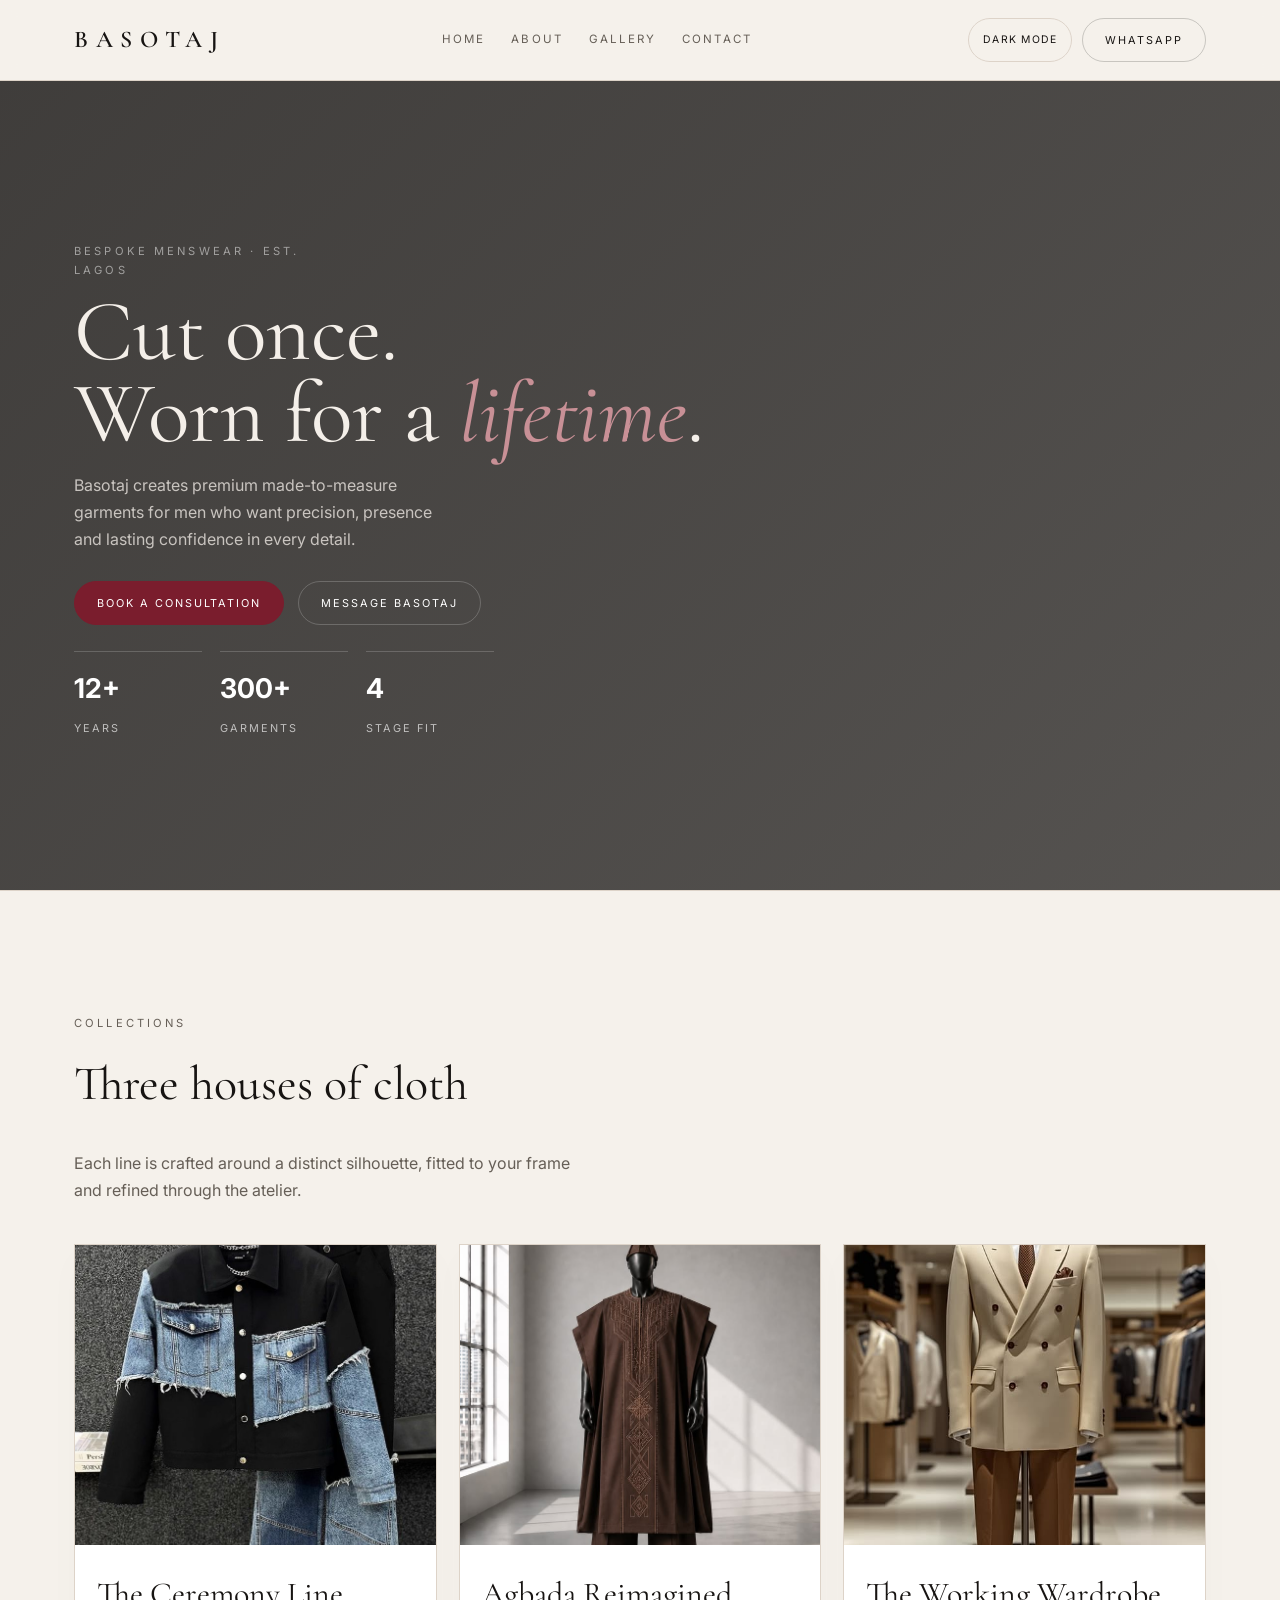
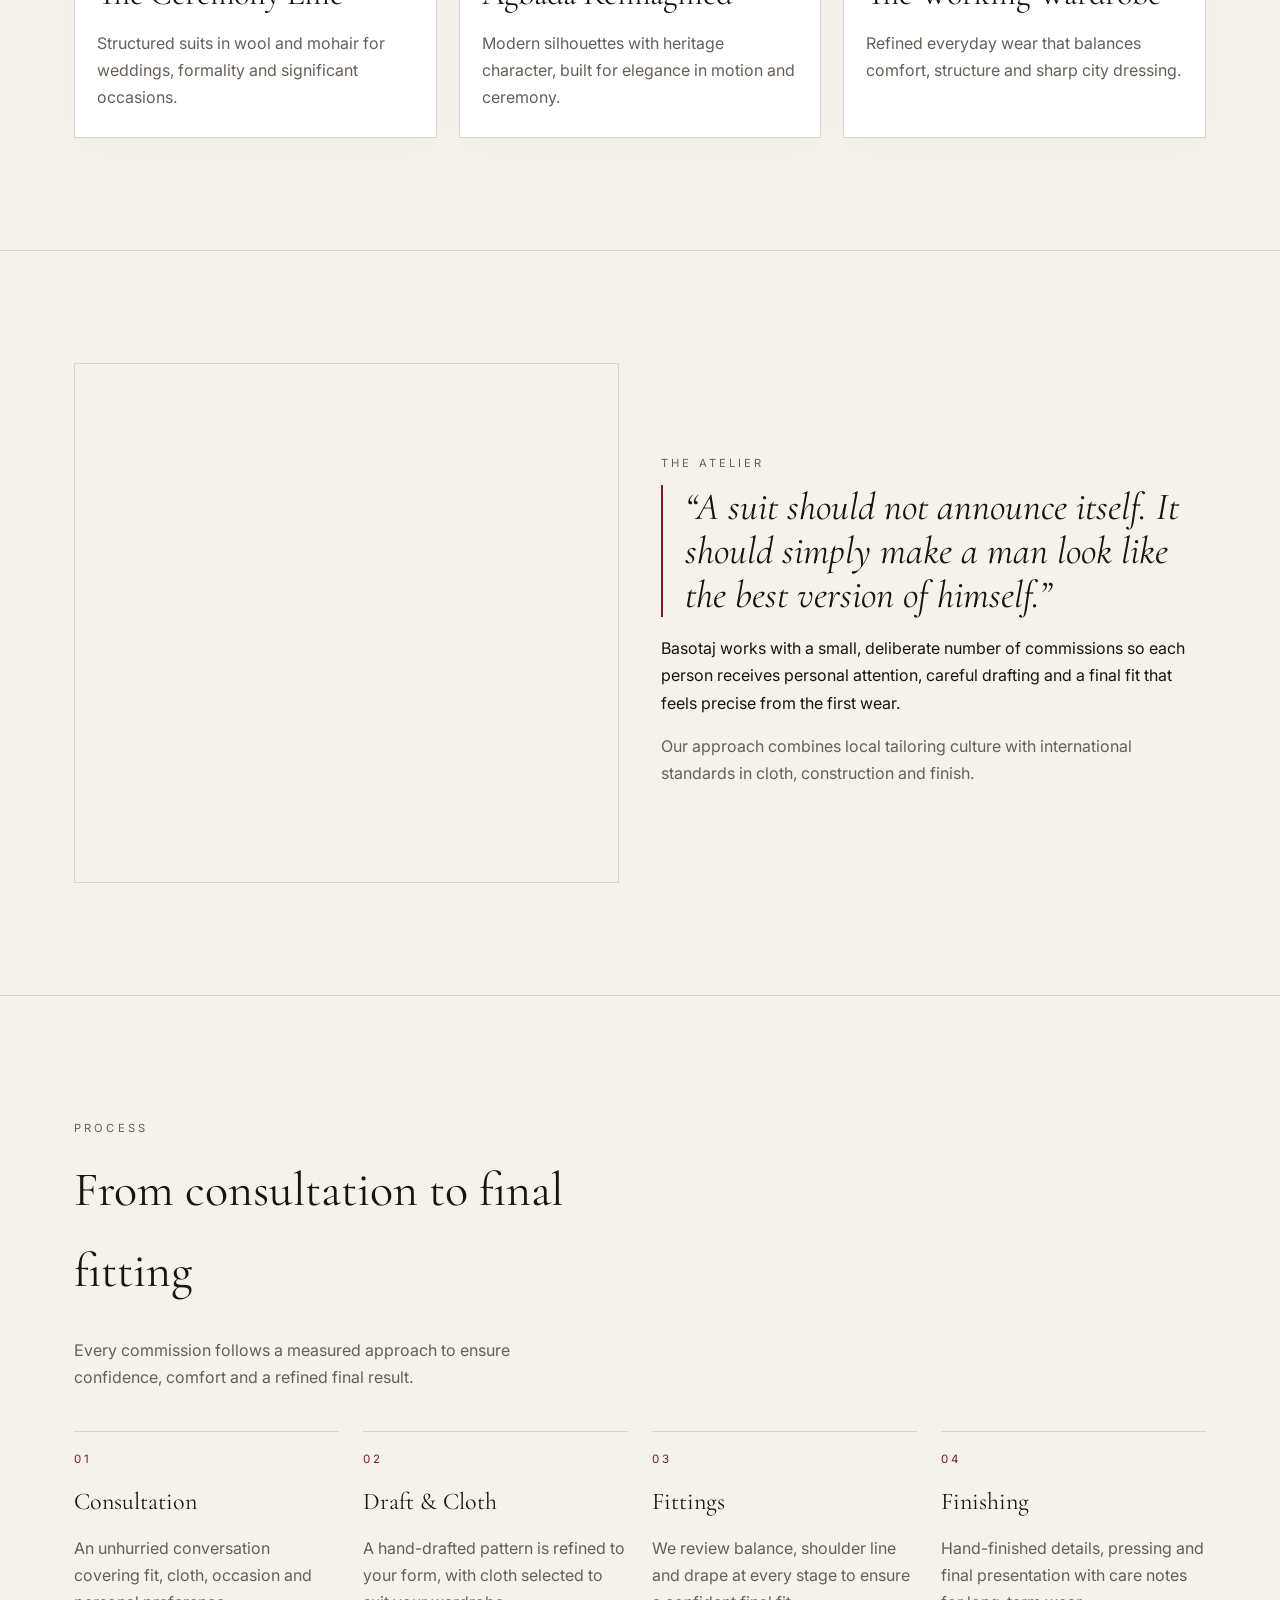
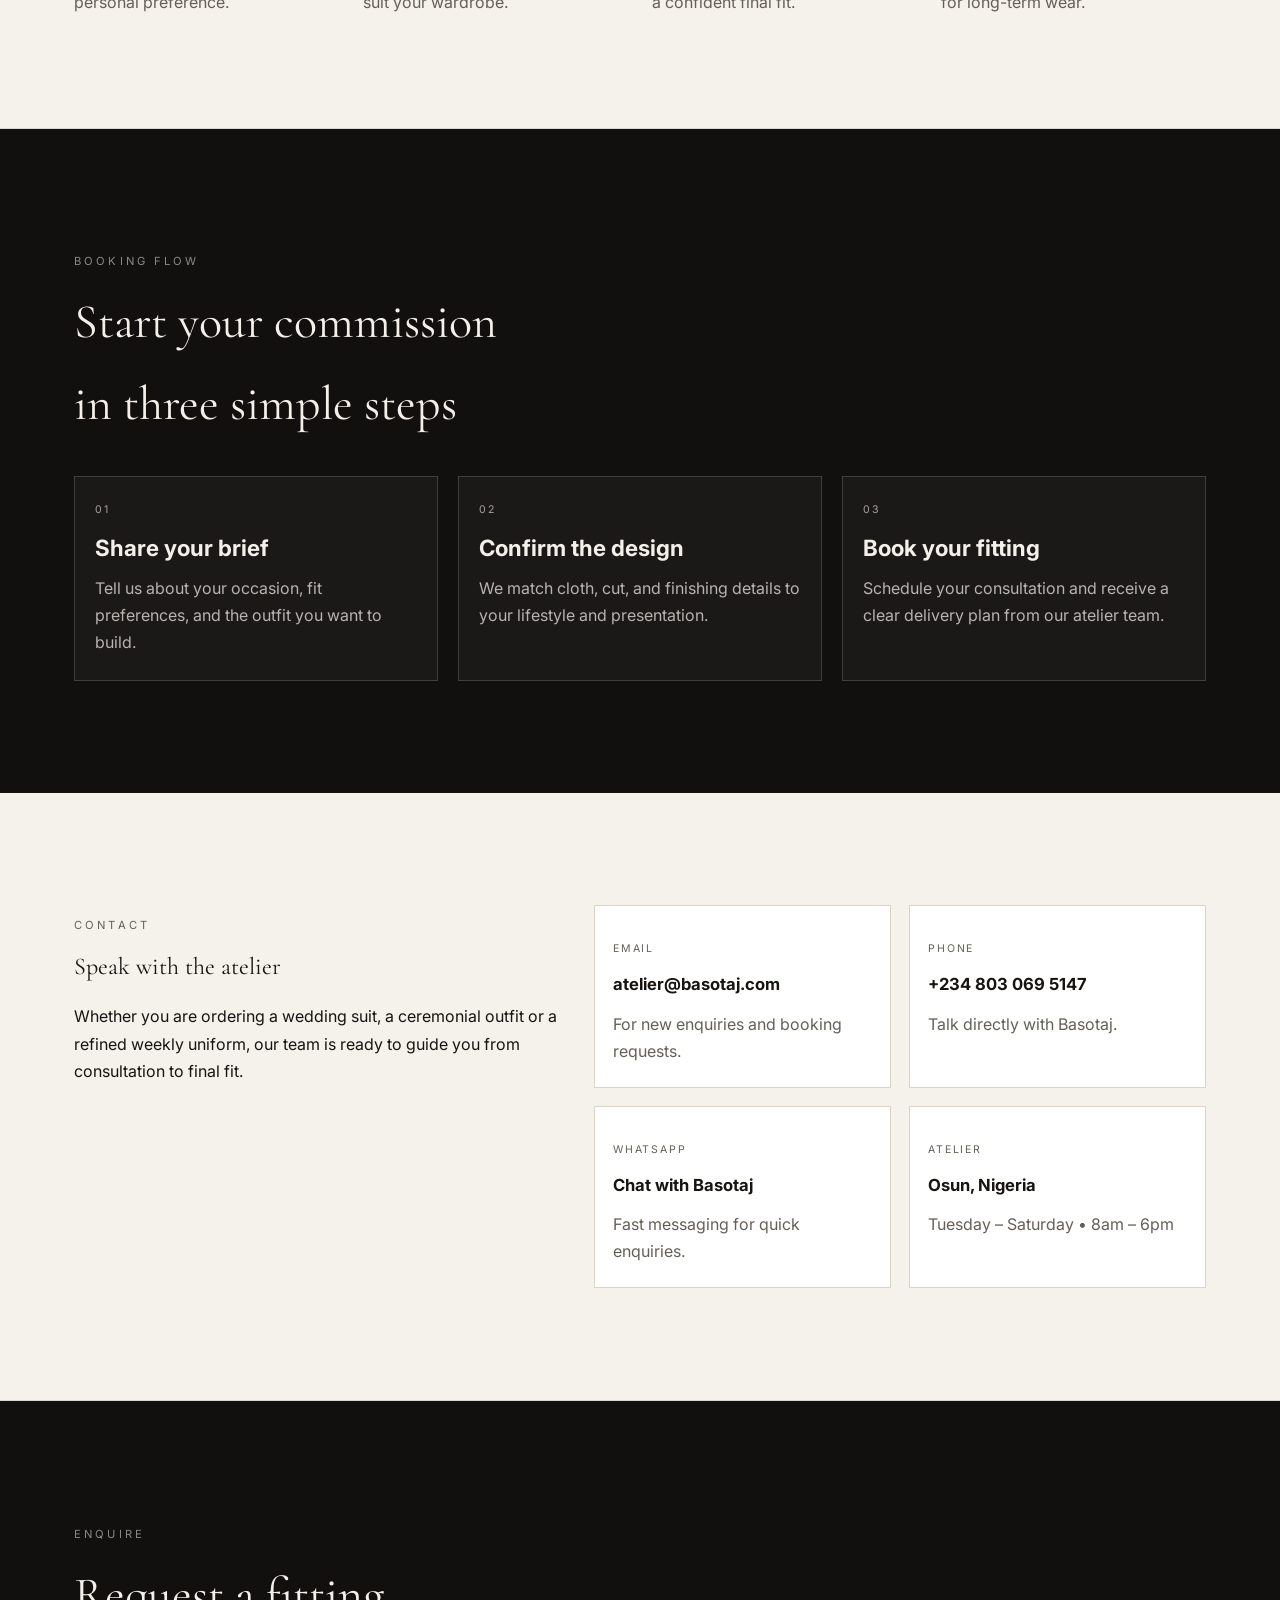
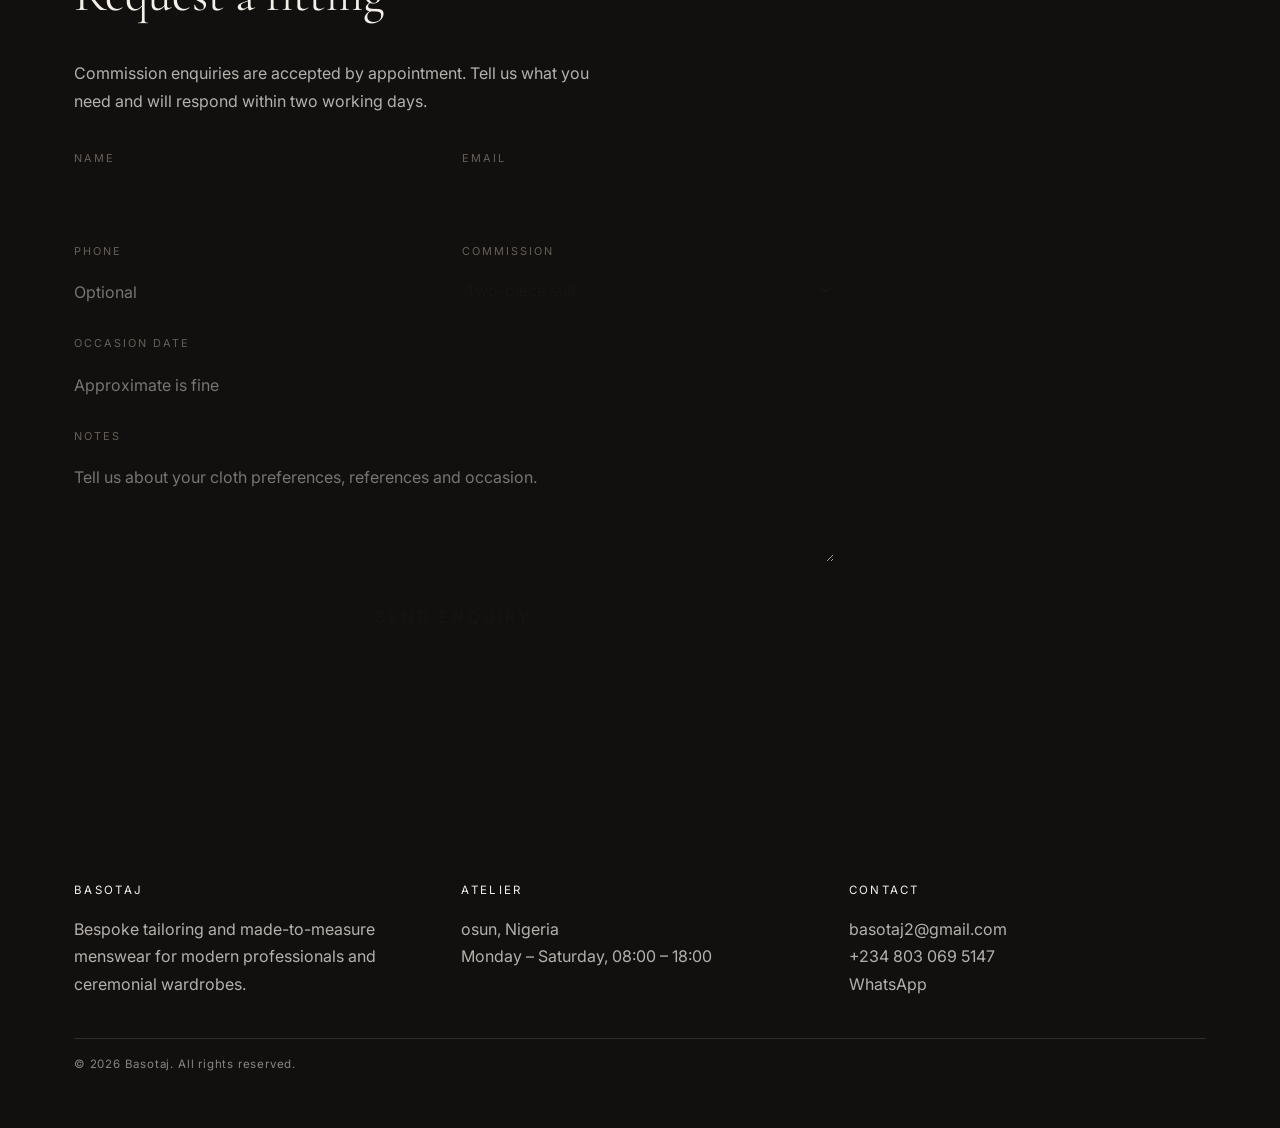
<file: index.html>
<!doctype html>
<html lang="en">
  <head>
    <meta charset="utf-8" />
    <meta name="viewport" content="width=device-width, initial-scale=1" />
    <title>Basotaj | Bespoke Menswear</title>
    <link rel="preconnect" href="https://fonts.googleapis.com" />
    <link rel="preconnect" href="https://fonts.gstatic.com" crossorigin />
    <link
      href="https://fonts.googleapis.com/css2?family=Cormorant+Garamond:wght@300;400;600&family=Inter:wght@300;400;500;600;700&display=swap"
      rel="stylesheet"
    />
    <style>
      :root {
        --bg: #f5f1eb;
        --ink: #171412;
        --muted: #665f57;
        --panel: #fff;
        --line: #ddd3c8;
        --accent: #7a1d2d;
        --deep: #12100f;
        --deep-soft: #1d1a18;
        --on-deep: #f4efe9;
      }
      * {
        box-sizing: border-box;
      }
      html {
        scroll-behavior: smooth;
      }
      body {
        margin: 0;
        font-family: Inter, Arial, sans-serif;
        background: var(--bg);
        color: var(--ink);
        line-height: 1.7;
      }
      a {
        color: inherit;
        text-decoration: none;
      }
      img {
        max-width: 100%;
        display: block;
      }
      h1,
      h2,
      h3 {
        font-family: "Cormorant Garamond", Georgia, serif;
        font-weight: 400;
        margin: 0 0 0.5em;
      }
      .wrap {
        max-width: 1180px;
        margin: 0 auto;
        padding: 0 24px;
      }
      .eyebrow {
        font-size: 0.7rem;
        letter-spacing: 0.28em;
        text-transform: uppercase;
        color: var(--muted);
      }

      header {
        position: sticky;
        top: 0;
        z-index: 20;
        backdrop-filter: blur(8px);
        background: rgba(245, 241, 235, 0.85);
        border-bottom: 1px solid var(--line);
      }
      nav {
        display: flex;
        align-items: center;
        justify-content: space-between;
        gap: 18px;
        padding: 18px 0;
      }
      .brand {
        font-family: "Cormorant Garamond", Georgia, serif;
        font-size: 1.5rem;
        letter-spacing: 0.32em;
        font-weight: 600;
      }
      .nav-links {
        display: flex;
        gap: 26px;
        align-items: center;
      }
      .nav-links a {
        color: var(--muted);
        font-size: 0.72rem;
        letter-spacing: 0.18em;
        text-transform: uppercase;
      }
      .nav-links a:hover {
        color: var(--ink);
      }
      .nav-actions {
        display: flex;
        align-items: center;
        gap: 12px;
      }
      .btn {
        display: inline-flex;
        align-items: center;
        justify-content: center;
        min-height: 44px;
        padding: 0 22px;
        border-radius: 999px;
        font-size: 0.68rem;
        letter-spacing: 0.18em;
        text-transform: uppercase;
        border: 1px solid var(--line);
        transition: 0.25s ease;
      }
      .btn.primary {
        background: var(--accent);
        color: #fff;
        border-color: var(--accent);
      }
      .btn.secondary {
        background: transparent;
        color: var(--ink);
        border-color: rgba(23, 20, 18, 0.2);
      }
      .btn:hover {
        transform: translateY(-1px);
      }
      .menu-btn {
        display: none;
      }

      .hero {
        background:
          linear-gradient(135deg, rgba(18, 16, 15, 0.8), rgba(18, 16, 15, 0.7)),
          url("https://media.istockphoto.com/id/2277118974/photo/sewing-tools-and-accessories-on-table-with-scissors-threads-buttons-and-measuring-tape.webp?a=1&b=1&s=612x612&w=0&k=20&c=0bYs_xSTElRTNf3s_5f1Y5aBM70YXftU_6xiIei5Scw=")
            center/cover no-repeat;
        color: var(--on-deep);
        padding: clamp(70px, 14vw, 150px) 0;
      }
      .hero-grid {
        display: grid;
        grid-template-columns: 1.2fr 0.8fr;
        gap: 50px;
        align-items: center;
      }
      .hero h1 {
        font-size: clamp(3rem, 7vw, 5.4rem);
        line-height: 0.94;
        margin-bottom: 18px;
      }
      .hero h1 em {
        color: #c89096;
        font-style: italic;
      }
      .hero-copy p {
        max-width: 36ch;
        color: rgba(244, 239, 233, 0.75);
      }
      .hero-actions {
        display: flex;
        flex-wrap: wrap;
        gap: 14px;
        margin: 28px 0 26px;
      }
      .hero .btn.secondary {
        border-color: rgba(255, 255, 255, 0.2);
        color: #fff;
      }
      .stats {
        display: grid;
        grid-template-columns: repeat(3, minmax(110px, 1fr));
        gap: 18px;
        max-width: 420px;
        margin-top: 8px;
      }
      .stats div {
        border-top: 1px solid rgba(255, 255, 255, 0.18);
        padding-top: 14px;
      }
      .stats strong {
        display: block;
        font-size: 1.7rem;
        color: #fff;
      }
      .stats span {
        font-size: 0.68rem;
        letter-spacing: 0.18em;
        text-transform: uppercase;
        color: rgba(255, 255, 255, 0.65);
      }

      .swatches {
        display: grid;
        grid-template-columns: repeat(2, minmax(100px, 1fr));
        gap: 12px;
      }
      .swatch {
        min-height: 190px;
        border: 1px solid rgba(255, 255, 255, 0.12);
      }
      .swatch.one {
        background: repeating-linear-gradient(
          45deg,
          #273142,
          #273142 10px,
          #2d394a 10px,
          #2d394a 20px
        );
      }
      .swatch.two {
        background: repeating-linear-gradient(
          0deg,
          #3f352b,
          #3f352b 8px,
          #4a4033 8px,
          #4a4033 16px
        );
      }
      .swatch.three {
        background: linear-gradient(135deg, #2a2a2a, #404040);
      }
      .swatch.four {
        background: linear-gradient(160deg, #7a1d2d, #3b0d18);
      }

      section {
        padding: clamp(64px, 9vw, 112px) 0;
        border-bottom: 1px solid var(--line);
      }
      .section-head {
        max-width: 52ch;
        margin-bottom: 40px;
      }
      .section-head h2 {
        font-size: clamp(2.2rem, 4vw, 3rem);
      }
      .section-head p {
        color: var(--muted);
      }

      .card-grid {
        display: grid;
        grid-template-columns: repeat(3, 1fr);
        gap: 22px;
      }
      .card {
        background: var(--panel);
        border: 1px solid var(--line);
        overflow: hidden;
        box-shadow: 0 12px 35px rgba(0, 0, 0, 0.02);
      }
      .card-visual {
        min-height: 300px;
        background-size: cover;
        background-position: center;
        background-repeat: no-repeat;
      }
      .card-body {
        padding: 22px 22px 26px;
      }
      .card-body h3 {
        font-size: 2rem;
        margin-bottom: 8px;
      }
      .card-body p {
        margin: 0;
        color: var(--muted);
      }
      .a1 {
        background-image: url("jacket.jpeg");
      }
      .a2 {
        background-image: url("Royal Agbada.jpeg");
      }
      .a3 {
        background-image: url("suit.jpeg");
      }

      .atelier {
        display: grid;
        grid-template-columns: 1fr 1fr;
        gap: 42px;
        align-items: center;
      }
      .atelier-image {
        min-height: 520px;
        border: 1px solid var(--line);
        background: url("https://images.unsplash.com/photo-1507679799987-c73779587ccf?auto=format&fit=crop&w=1200&q=80")
          center/cover no-repeat;
      }
      blockquote {
        font-family: "Cormorant Garamond", Georgia, serif;
        font-size: clamp(2rem, 3vw, 3rem);
        line-height: 1.15;
        margin: 0 0 18px;
        border-left: 2px solid var(--accent);
        padding-left: 22px;
        font-style: italic;
      }
      .process-grid {
        display: grid;
        grid-template-columns: repeat(4, 1fr);
        gap: 24px;
      }
      .booking-flow {
        display: grid;
        grid-template-columns: repeat(3, minmax(0, 1fr));
        gap: 20px;
        margin-top: 30px;
      }
      .booking-item {
        background: rgba(255, 255, 255, 0.04);
        border: 1px solid rgba(255, 255, 255, 0.16);
        padding: 24px 20px;
      }
      .booking-item .label {
        display: block;
        color: rgba(244, 239, 233, 0.64);
        margin-bottom: 10px;
        letter-spacing: 0.18em;
        text-transform: uppercase;
        font-size: 0.66rem;
      }
      .booking-item strong {
        display: block;
        margin-bottom: 8px;
        font-size: 1.4rem;
      }
      .step {
        border-top: 1px solid var(--line);
        padding-top: 18px;
      }
      .step::before {
        content: "0" counter(step);
        display: block;
        color: var(--accent);
        letter-spacing: 0.22em;
        font-size: 0.72rem;
        margin-bottom: 12px;
      }
      .step {
        counter-increment: step;
      }
      .step h3 {
        font-size: 1.5rem;
      }
      .step p {
        color: var(--muted);
        margin: 0;
      }

      .contact-wrap {
        display: grid;
        grid-template-columns: 1fr 1.25fr;
        gap: 30px;
        align-items: start;
      }
      .contact-cards {
        display: grid;
        grid-template-columns: repeat(2, minmax(0, 1fr));
        gap: 18px;
      }
      .contact-card {
        background: var(--panel);
        border: 1px solid var(--line);
        padding: 22px 18px;
        text-decoration: none;
        display: block;
      }
      .contact-card .label {
        display: block;
        margin-bottom: 12px;
        color: var(--muted);
        letter-spacing: 0.18em;
        text-transform: uppercase;
        font-size: 0.66rem;
      }
      .contact-card strong {
        display: block;
        font-size: 1.04rem;
      }
      .contact-card span {
        display: block;
        margin-top: 12px;
        color: var(--muted);
      }

      form {
        max-width: 760px;
        display: grid;
        grid-template-columns: repeat(2, minmax(0, 1fr));
        gap: 16px;
      }
      label {
        display: block;
        margin-bottom: 8px;
        font-size: 0.68rem;
        letter-spacing: 0.18em;
        text-transform: uppercase;
        color: var(--muted);
      }
      input,
      select,
      textarea {
        width: 100%;
        border: 0;
        border-bottom: 1px solid rgba(23, 20, 18, 0.25);
        background: transparent;
        padding: 11px 0;
        font: inherit;
        color: var(--ink);
      }
      textarea {
        min-height: 110px;
        resize: vertical;
      }
      .full {
        grid-column: 1 / -1;
      }
      button.cta {
        grid-column: 1 / -1;
        border: 1px solid rgba(23, 20, 18, 0.38);
        background: transparent;
        color: var(--ink);
        padding: 15px 18px;
        letter-spacing: 0.2em;
        text-transform: uppercase;
        font: inherit;
        cursor: pointer;
      }
      .cta:hover {
        background: var(--accent);
        border-color: var(--accent);
        color: #fff;
      }
      .note {
        grid-column: 1 / -1;
        min-height: 22px;
        color: var(--muted);
      }

      footer {
        background: var(--deep);
        color: var(--on-deep);
        padding: 52px 0 42px;
      }
      .footer-grid {
        display: grid;
        grid-template-columns: repeat(3, minmax(0, 1fr));
        gap: 30px;
      }
      .footer-grid h3 {
        font-family: Inter, Arial, sans-serif;
        font-size: 0.72rem;
        letter-spacing: 0.2em;
        text-transform: uppercase;
        margin-bottom: 16px;
      }
      .footer-grid p,
      .footer-grid a {
        color: rgba(244, 239, 233, 0.72);
      }
      .footer-rule {
        height: 1px;
        background: rgba(255, 255, 255, 0.12);
        margin: 24px 0 16px;
      }
      .fine {
        color: rgba(244, 239, 233, 0.52);
        font-size: 0.72rem;
        letter-spacing: 0.07em;
      }

      @media (max-width: 820px) {
        .nav-links {
          display: none;
        }
        .menu-btn {
          display: inline-flex;
        }
        .card-grid,
        .process-grid,
        .contact-wrap,
        .footer-grid,
        .hero-grid,
        .atelier,
        form,
        .contact-cards {
          grid-template-columns: 1fr;
        }
      }
    </style>
    <link rel="stylesheet" href="site.css" />
    <script src="site.js" defer></script>
  </head>
  <body>
    <header>
      <div class="wrap">
        <nav>
          <a class="brand" href="index.html">BASOTAJ</a>
          <div class="nav-links" id="site-navigation" data-nav-links>
            <a href="index.html">Home</a>
            <a href="about.html">About</a>
            <a href="gallery.html">Gallery</a>
            <a href="contact.html">Contact</a>
          </div>
          <div class="nav-actions">
            <button
              class="theme-btn"
              type="button"
              data-theme-toggle
              aria-label="Toggle color theme"
              aria-pressed="false"
            >
              Dark mode
            </button>
            <a
              class="btn secondary"
              href="https://wa.me/2348030695147"
              target="_blank"
              rel="noreferrer"
              >WhatsApp</a
            >
            <button
              class="btn primary menu-btn"
              type="button"
              data-menu-toggle
              aria-controls="site-navigation"
              aria-expanded="false"
            >
              Menu
            </button>
          </div>
        </nav>
      </div>
    </header>

    <main>
      <section class="hero">
        <div class="wrap hero-grid">
          <div class="hero-copy">
            <p class="eyebrow" style="color: rgba(255, 255, 255, 0.5)">
              Bespoke Menswear · Est. Lagos
            </p>
            <h1>Cut once.<br />Worn for a <em>lifetime</em>.</h1>
            <p>
              Basotaj creates premium made-to-measure garments for men who want
              precision, presence and lasting confidence in every detail.
            </p>
            <div class="hero-actions">
              <a class="btn primary" href="#contact">Book a consultation</a>
              <a
                class="btn secondary"
                href="mailto:atelier@basotaj.com?subject=Basotaj%20Message"
                >Message Basotaj</a
              >
            </div>
            <div class="stats">
              <div><strong>12+</strong><span>Years</span></div>
              <div><strong>300+</strong><span>Garments</span></div>
              <div><strong>4</strong><span>Stage Fit</span></div>
            </div>
          </div>
          
        </div>
      </section>

      <section>
        <div class="wrap">
          <div class="section-head">
            <p class="eyebrow">Collections</p>
            <h2>Three houses of cloth</h2>
            <p>
              Each line is crafted around a distinct silhouette, fitted to your
              frame and refined through the atelier.
            </p>
          </div>
          <div class="card-grid">
            <article class="card">
              <div class="card-visual a1"></div>
              <div class="card-body">
                <h3>The Ceremony Line</h3>
                <p>
                  Structured suits in wool and mohair for weddings, formality
                  and significant occasions.
                </p>
              </div>
            </article>
            <article class="card">
              <div class="card-visual a2"></div>
              <div class="card-body">
                <h3>Agbada Reimagined</h3>
                <p>
                  Modern silhouettes with heritage character, built for elegance
                  in motion and ceremony.
                </p>
              </div>
            </article>
            <article class="card">
              <div class="card-visual a3"></div>
              <div class="card-body">
                <h3>The Working Wardrobe</h3>
                <p>
                  Refined everyday wear that balances comfort, structure and
                  sharp city dressing.
                </p>
              </div>
            </article>
          </div>
        </div>
      </section>

      <section>
        <div class="wrap atelier">
          <div class="atelier-image" aria-label="Atelier portrait"></div>
          <div>
            <p class="eyebrow">The Atelier</p>
            <blockquote>
              “A suit should not announce itself. It should simply make a man
              look like the best version of himself.”
            </blockquote>
            <p>
              Basotaj works with a small, deliberate number of commissions so
              each person receives personal attention, careful drafting and a
              final fit that feels precise from the first wear.
            </p>
            <p style="color: var(--muted)">
              Our approach combines local tailoring culture with international
              standards in cloth, construction and finish.
            </p>
          </div>
        </div>
      </section>

      <section>
        <div class="wrap">
          <div class="section-head">
            <p class="eyebrow">Process</p>
            <h2>From consultation to final fitting</h2>
            <p>
              Every commission follows a measured approach to ensure confidence,
              comfort and a refined final result.
            </p>
          </div>
          <div class="process-grid">
            <div class="step">
              <h3>Consultation</h3>
              <p>
                An unhurried conversation covering fit, cloth, occasion and
                personal preference.
              </p>
            </div>
            <div class="step">
              <h3>Draft &amp; Cloth</h3>
              <p>
                A hand-drafted pattern is refined to your form, with cloth
                selected to suit your wardrobe.
              </p>
            </div>
            <div class="step">
              <h3>Fittings</h3>
              <p>
                We review balance, shoulder line and drape at every stage to
                ensure a confident final fit.
              </p>
            </div>
            <div class="step">
              <h3>Finishing</h3>
              <p>
                Hand-finished details, pressing and final presentation with care
                notes for long-term wear.
              </p>
            </div>
          </div>
        </div>
      </section>

      <section
        style="
          background: var(--deep);
          color: var(--on-deep);
          border-bottom: none;
        "
      >
        <div class="wrap">
          <div
            class="section-head"
            style="max-width: 44ch; margin-bottom: 28px"
          >
            <p class="eyebrow" style="color: rgba(255, 255, 255, 0.5)">
              Booking flow
            </p>
            <h2>Start your commission in three simple steps</h2>
          </div>
          <div class="booking-flow">
            <div class="booking-item">
              <span class="label">01</span>
              <strong>Share your brief</strong>
              <p style="margin: 0; color: rgba(244, 239, 233, 0.72)">
                Tell us about your occasion, fit preferences, and the outfit you
                want to build.
              </p>
            </div>
            <div class="booking-item">
              <span class="label">02</span>
              <strong>Confirm the design</strong>
              <p style="margin: 0; color: rgba(244, 239, 233, 0.72)">
                We match cloth, cut, and finishing details to your lifestyle and
                presentation.
              </p>
            </div>
            <div class="booking-item">
              <span class="label">03</span>
              <strong>Book your fitting</strong>
              <p style="margin: 0; color: rgba(244, 239, 233, 0.72)">
                Schedule your consultation and receive a clear delivery plan
                from our atelier team.
              </p>
            </div>
          </div>
        </div>
      </section>

      <section id="contact">
        <div class="wrap contact-wrap">
          <div>
            <p class="eyebrow">Contact</p>
            <h2>Speak with the atelier</h2>
            <p>
              Whether you are ordering a wedding suit, a ceremonial outfit or a
              refined weekly uniform, our team is ready to guide you from
              consultation to final fit.
            </p>
          </div>
          <div class="contact-cards">
            <a
              class="contact-card"
              href="mailto:atelier@basotaj.com?subject=Basotaj%20Enquiry"
            >
              <span class="label">Email</span>
              <strong>atelier@basotaj.com</strong>
              <span>For new enquiries and booking requests.</span>
            </a>
            <a class="contact-card" href="tel:+2348030695147">
              <span class="label">Phone</span>
              <strong>+234 803 069 5147</strong>
              <span>Talk directly with Basotaj.</span>
            </a>
            <a
              class="contact-card"
              href="https://wa.me/2348030695147?text=Hello%20Basotaj%2C%20I%20would%20like%20to%20book%20a%20consultation."
              target="_blank"
              rel="noreferrer"
            >
              <span class="label">WhatsApp</span>
              <strong>Chat with Basotaj</strong>
              <span>Fast messaging for quick enquiries.</span>
            </a>
            <div class="contact-card">
              <span class="label">Atelier</span>
              <strong>Osun, Nigeria</strong>
              <span>Tuesday – Saturday • 8am – 6pm</span>
            </div>
          </div>
        </div>
      </section>

      <section
        style="
          background: var(--deep);
          color: var(--on-deep);
          border-bottom: none;
        "
      >
        <div class="wrap">
          <div class="section-head" style="margin-bottom: 34px">
            <p class="eyebrow" style="color: rgba(255, 255, 255, 0.5)">
              Enquire
            </p>
            <h2>Request a fitting</h2>
            <p style="color: rgba(244, 239, 233, 0.72)">
              Commission enquiries are accepted by appointment. Tell us what you
              need and will respond within two working days.
            </p>
          </div>
          <form id="enquiry-form">
            <div>
              <label for="name">Name</label>
              <input id="name" required />
            </div>
            <div>
              <label for="email">Email</label>
              <input id="email" type="email" required />
            </div>
            <div>
              <label for="phone">Phone</label>
              <input id="phone" type="tel" placeholder="Optional" />
            </div>
            <div>
              <label for="service">Commission</label>
              <select id="service">
                <option>Two-piece suit</option>
                <option>Senator dress</option>
                <option>Agbada / ceremonial</option>
                <option>Jacket or trousers</option>
                <option>Shirting</option>
              </select>
            </div>
            <div>
              <label for="date">Occasion date</label>
              <input id="date" placeholder="Approximate is fine" />
            </div>
            <div class="full">
              <label for="notes">Notes</label>
              <textarea
                id="notes"
                placeholder="Tell us about your cloth preferences, references and occasion."
              ></textarea>
            </div>
            <button class="cta" type="submit">Send enquiry</button>
            <p class="note" id="form-note"></p>
          </form>
        </div>
      </section>
    </main>

    <footer>
      <div class="wrap">
        <div class="footer-grid">
          <div>
            <h3>Basotaj</h3>
            <p>
              Bespoke tailoring and made-to-measure menswear for modern
              professionals and ceremonial wardrobes.
            </p>
          </div>
          <div>
            <h3>Atelier</h3>
            <p>osun, Nigeria<br />Monday – Saturday, 08:00 – 18:00</p>
          </div>
          <div>
            <h3>Contact</h3>
            <p>
              <a href="mailto:atelier@basotaj.com">basotaj2@gmail.com</a><br />
              <a href="tel:+2348030695147">+234 803 069 5147</a><br />
              <a
                href="https://wa.me/2348030695147"
                target="_blank"
                rel="noreferrer"
                >WhatsApp</a
              >
            </p>
          </div>
        </div>
        <div class="footer-rule"></div>
        <p class="fine">© 2026 Basotaj. All rights reserved.</p>
      </div>
    </footer>

    <script>
      const form = document.getElementById("enquiry-form");
      const note = document.getElementById("form-note");
      form.addEventListener("submit", function (event) {
        event.preventDefault();
        const name = document.getElementById("name").value.trim();
        const email = document.getElementById("email").value.trim();
        const phone = document.getElementById("phone").value.trim();
        const service = document.getElementById("service").value;
        const date = document.getElementById("date").value.trim();
        const notes = document.getElementById("notes").value.trim();

        const subject = encodeURIComponent("Basotaj enquiry: " + service);
        const body = encodeURIComponent(
          "Hello Basotaj,\n\nName: " +
            name +
            "\nEmail: " +
            email +
            (phone ? "\nPhone: " + phone : "") +
            "\nCommission: " +
            service +
            (date ? "\nOccasion date: " + date : "") +
            "\n\nNotes:\n" +
            (notes || "No additional notes."),
        );

        note.textContent =
          "Your email app is opening with your enquiry ready to send.";
        window.location.href =
          "mailto:atelier@basotaj.com?subject=" + subject + "&body=" + body;
      });
    </script>
  </body>
</html>
</file>
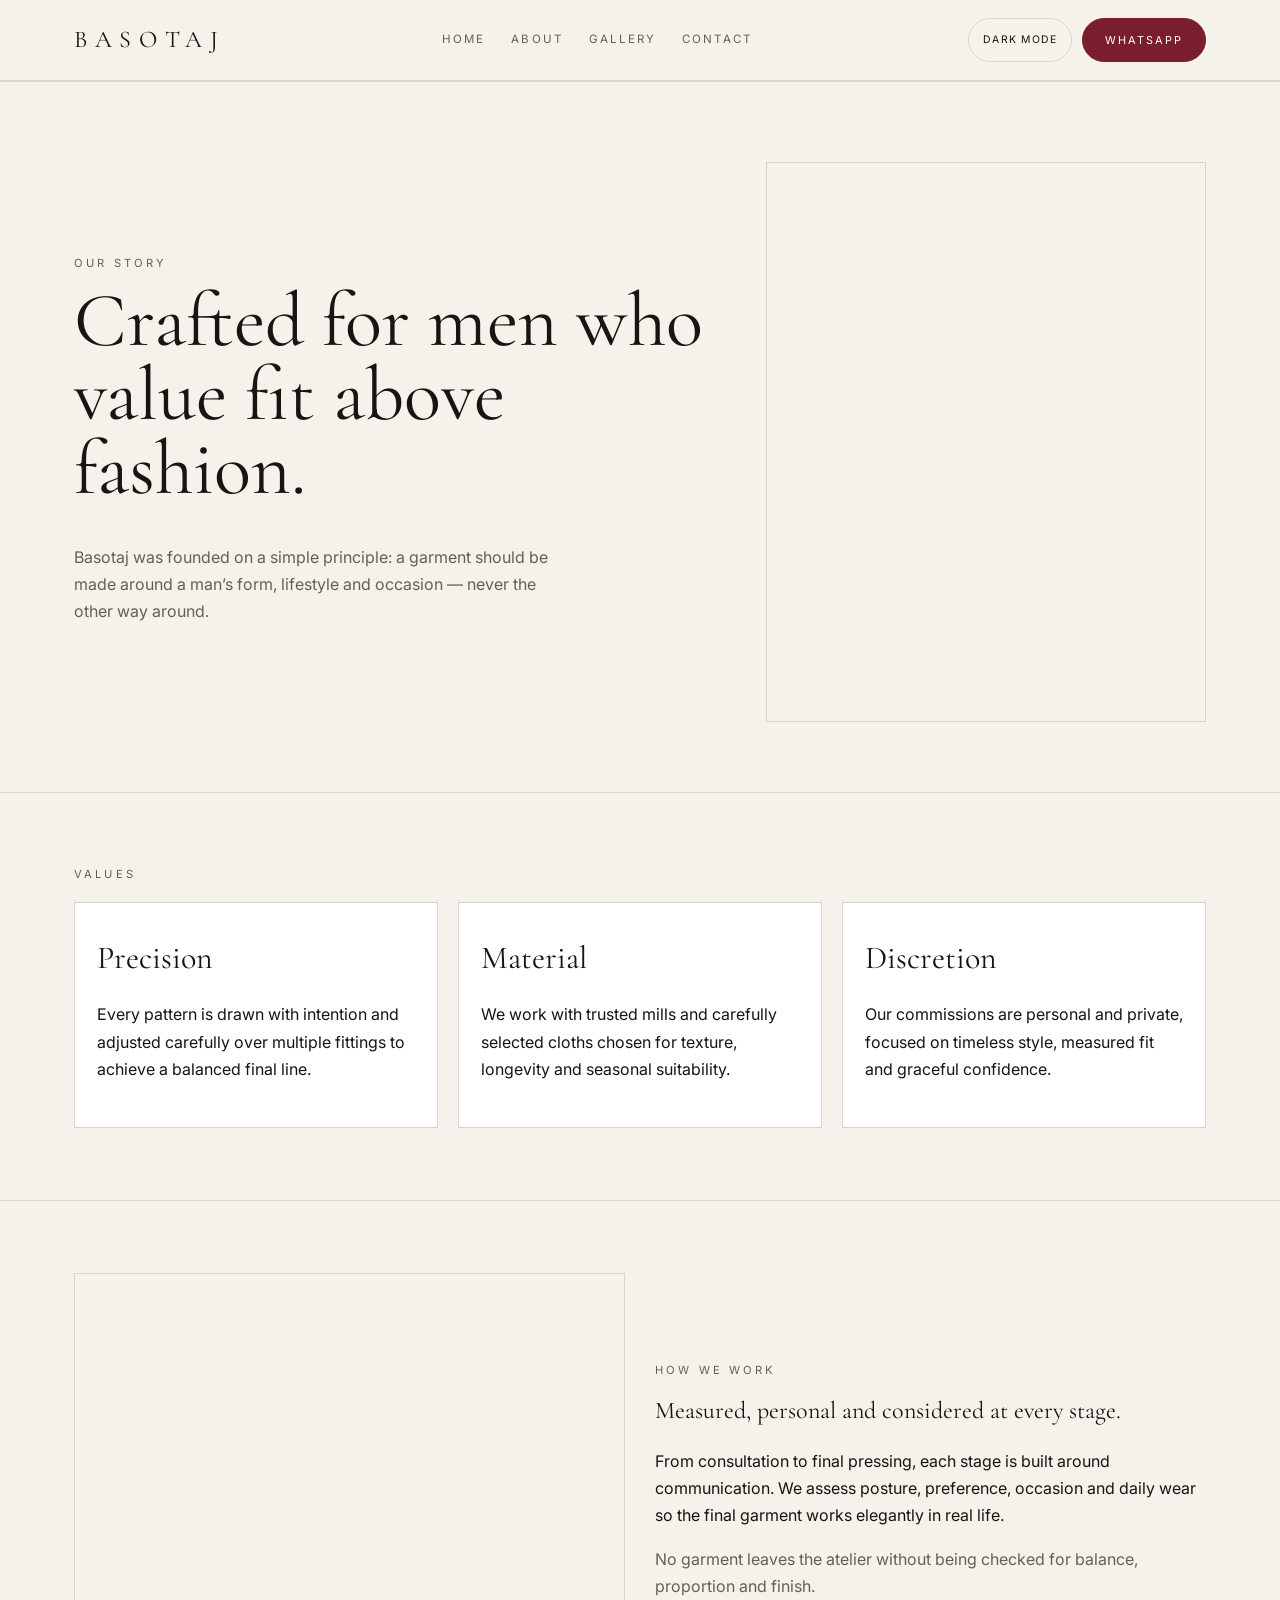
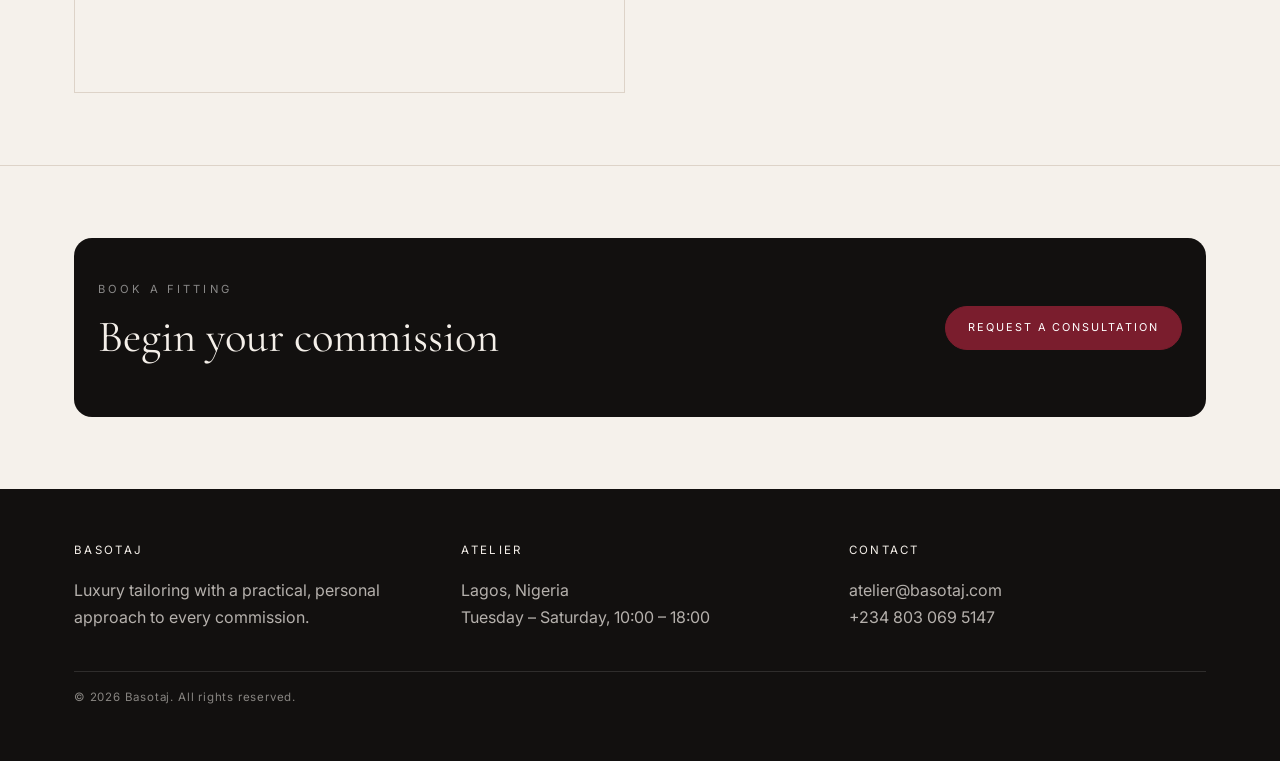
<file: about.html>
<!doctype html>
<html lang="en">
  <head>
    <meta charset="utf-8" />
    <meta name="viewport" content="width=device-width, initial-scale=1" />
    <title>About | Basotaj</title>
    <link rel="preconnect" href="https://fonts.googleapis.com" />
    <link rel="preconnect" href="https://fonts.gstatic.com" crossorigin />
    <link
      href="https://fonts.googleapis.com/css2?family=Cormorant+Garamond:wght@300;400;600&family=Inter:wght@300;400;500;600;700&display=swap"
      rel="stylesheet"
    />
    <style>
      :root {
        --bg: #f5f1eb;
        --ink: #171412;
        --muted: #665f57;
        --panel: #fff;
        --line: #ddd3c8;
        --accent: #7a1d2d;
        --deep: #12100f;
        --on-deep: #f4efe9;
      }
      * {
        box-sizing: border-box;
      }
      body {
        margin: 0;
        font-family: Inter, Arial, sans-serif;
        background: var(--bg);
        color: var(--ink);
        line-height: 1.7;
      }
      a {
        color: inherit;
        text-decoration: none;
      }
      img {
        display: block;
        max-width: 100%;
      }
      h1,
      h2,
      h3 {
        font-family: "Cormorant Garamond", Georgia, serif;
        font-weight: 400;
        margin: 0 0 0.5em;
      }
      .wrap {
        max-width: 1180px;
        margin: 0 auto;
        padding: 0 24px;
      }
      .eyebrow {
        font-size: 0.7rem;
        letter-spacing: 0.28em;
        text-transform: uppercase;
        color: var(--muted);
      }
      header {
        position: sticky;
        top: 0;
        z-index: 20;
        background: rgba(245, 241, 235, 0.85);
        backdrop-filter: blur(8px);
        border-bottom: 1px solid var(--line);
      }
      nav {
        display: flex;
        align-items: center;
        justify-content: space-between;
        padding: 18px 0;
      }
      .brand {
        font-family: "Cormorant Garamond", Georgia, serif;
        font-size: 1.5rem;
        letter-spacing: 0.32em;
      }
      .nav-links {
        display: flex;
        gap: 26px;
      }
      .nav-links a {
        color: var(--muted);
        font-size: 0.72rem;
        letter-spacing: 0.18em;
        text-transform: uppercase;
      }
      .btn {
        display: inline-flex;
        align-items: center;
        justify-content: center;
        min-height: 44px;
        padding: 0 22px;
        border: 1px solid var(--line);
        border-radius: 999px;
        font-size: 0.68rem;
        letter-spacing: 0.18em;
        text-transform: uppercase;
      }
      .btn.primary {
        background: var(--accent);
        border-color: var(--accent);
        color: #fff;
      }
      .btn.secondary {
        background: transparent;
        color: var(--ink);
      }
      .hero {
        padding: 80px 0 70px;
      }
      .hero-grid {
        display: grid;
        grid-template-columns: 1.2fr 0.8fr;
        gap: 32px;
        align-items: center;
      }
      .hero h1 {
        font-size: clamp(2.8rem, 6vw, 5rem);
        line-height: 0.96;
      }
      .hero p {
        color: var(--muted);
        max-width: 50ch;
      }
      .portrait {
        min-height: 560px;
        background: url("https://images.unsplash.com/photo-1521572267360-ee0c2909d518?auto=format&fit=crop&w=1200&q=80")
          center/cover no-repeat;
        border: 1px solid var(--line);
      }
      section {
        padding: 72px 0;
        border-top: 1px solid var(--line);
      }
      .values {
        display: grid;
        grid-template-columns: repeat(3, 1fr);
        gap: 20px;
      }
      .value {
        background: var(--panel);
        border: 1px solid var(--line);
        padding: 28px 22px;
      }
      .value h3 {
        font-size: 2rem;
      }
      .weave {
        display: grid;
        grid-template-columns: 1fr 1fr;
        gap: 30px;
        align-items: center;
      }
      .weave-image {
        min-height: 420px;
        background: url("https://images.unsplash.com/photo-1515886657613-9f3515b0c78f?auto=format&fit=crop&w=1200&q=80")
          center/cover no-repeat;
        border: 1px solid var(--line);
      }
      .cta-panel {
        background: var(--deep);
        color: var(--on-deep);
        padding: 42px 24px;
        border-radius: 18px;
        display: flex;
        justify-content: space-between;
        align-items: center;
        gap: 20px;
      }
      .cta-panel p {
        color: rgba(244, 239, 233, 0.72);
        margin: 0;
      }
      footer {
        background: var(--deep);
        color: var(--on-deep);
        padding: 52px 0 42px;
      }
      .footer-grid {
        display: grid;
        grid-template-columns: repeat(3, minmax(0, 1fr));
        gap: 30px;
      }
      .footer-grid h3 {
        font-family: Inter, Arial, sans-serif;
        font-size: 0.72rem;
        letter-spacing: 0.2em;
        text-transform: uppercase;
        margin-bottom: 16px;
      }
      .footer-grid p,
      .footer-grid a {
        color: rgba(244, 239, 233, 0.72);
      }
      .footer-rule {
        height: 1px;
        background: rgba(255, 255, 255, 0.12);
        margin: 24px 0 16px;
      }
      .fine {
        color: rgba(244, 239, 233, 0.52);
        font-size: 0.72rem;
        letter-spacing: 0.07em;
      }
      @media (max-width: 820px) {
        .hero-grid,
        .values,
        .weave,
        .footer-grid {
          grid-template-columns: 1fr;
        }
        .nav-links {
          display: none;
        }
      }
    </style>
    <link rel="stylesheet" href="site.css" />
    <script src="site.js" defer></script>
  </head>
  <body>
    <header>
      <div class="wrap">
        <nav>
          <a class="brand" href="index.html">BASOTAJ</a>
          <div class="nav-links" id="site-navigation" data-nav-links>
            <a href="index.html">Home</a>
            <a href="about.html">About</a>
            <a href="gallery.html">Gallery</a>
            <a href="contact.html">Contact</a>
          </div>
          <div class="nav-actions">
            <button
              class="theme-btn"
              type="button"
              data-theme-toggle
              aria-label="Toggle color theme"
              aria-pressed="false"
            >
              Dark mode
            </button>
            <a
              class="btn primary"
              href="https://wa.me/2348030695147"
              target="_blank"
              rel="noreferrer"
              >WhatsApp</a
            >
            <button
              class="btn menu-btn"
              type="button"
              data-menu-toggle
              aria-controls="site-navigation"
              aria-expanded="false"
            >
              Menu
            </button>
          </div>
        </nav>
      </div>
    </header>

    <main>
      <section class="hero">
        <div class="wrap hero-grid">
          <div>
            <p class="eyebrow">Our story</p>
            <h1>Crafted for men who value fit above fashion.</h1>
            <p>
              Basotaj was founded on a simple principle: a garment should be
              made around a man’s form, lifestyle and occasion — never the other
              way around.
            </p>
          </div>
          <div class="portrait" aria-label="Basotaj portrait"></div>
        </div>
      </section>

      <section>
        <div class="wrap">
          <div class="eyebrow">Values</div>
          <div class="values" style="margin-top: 18px">
            <div class="value">
              <h3>Precision</h3>
              <p>
                Every pattern is drawn with intention and adjusted carefully
                over multiple fittings to achieve a balanced final line.
              </p>
            </div>
            <div class="value">
              <h3>Material</h3>
              <p>
                We work with trusted mills and carefully selected cloths chosen
                for texture, longevity and seasonal suitability.
              </p>
            </div>
            <div class="value">
              <h3>Discretion</h3>
              <p>
                Our commissions are personal and private, focused on timeless
                style, measured fit and graceful confidence.
              </p>
            </div>
          </div>
        </div>
      </section>

      <section>
        <div class="wrap weave">
          <div class="weave-image" aria-label="Craft detail"></div>
          <div>
            <p class="eyebrow">How we work</p>
            <h2>Measured, personal and considered at every stage.</h2>
            <p>
              From consultation to final pressing, each stage is built around
              communication. We assess posture, preference, occasion and daily
              wear so the final garment works elegantly in real life.
            </p>
            <p style="color: var(--muted)">
              No garment leaves the atelier without being checked for balance,
              proportion and finish.
            </p>
          </div>
        </div>
      </section>

      <section>
        <div class="wrap">
          <div class="cta-panel">
            <div>
              <p class="eyebrow" style="color: rgba(255, 255, 255, 0.5)">
                Book a fitting
              </p>
              <h2 style="margin: 0; font-size: clamp(2rem, 4vw, 2.8rem)">
                Begin your commission
              </h2>
            </div>
            <a class="btn primary" href="contact.html#booking"
              >Request a consultation</a
            >
          </div>
        </div>
      </section>
    </main>

    <footer>
      <div class="wrap">
        <div class="footer-grid">
          <div>
            <h3>Basotaj</h3>
            <p>
              Luxury tailoring with a practical, personal approach to every
              commission.
            </p>
          </div>
          <div>
            <h3>Atelier</h3>
            <p>Lagos, Nigeria<br />Tuesday – Saturday, 10:00 – 18:00</p>
          </div>
          <div>
            <h3>Contact</h3>
            <p>
              <a href="mailto:atelier@basotaj.com">atelier@basotaj.com</a
              ><br /><a href="tel:+2348030695147">+234 803 069 5147</a>
            </p>
          </div>
        </div>
        <div class="footer-rule"></div>
        <p class="fine">© 2026 Basotaj. All rights reserved.</p>
      </div>
    </footer>
  </body>
</html>
</file>
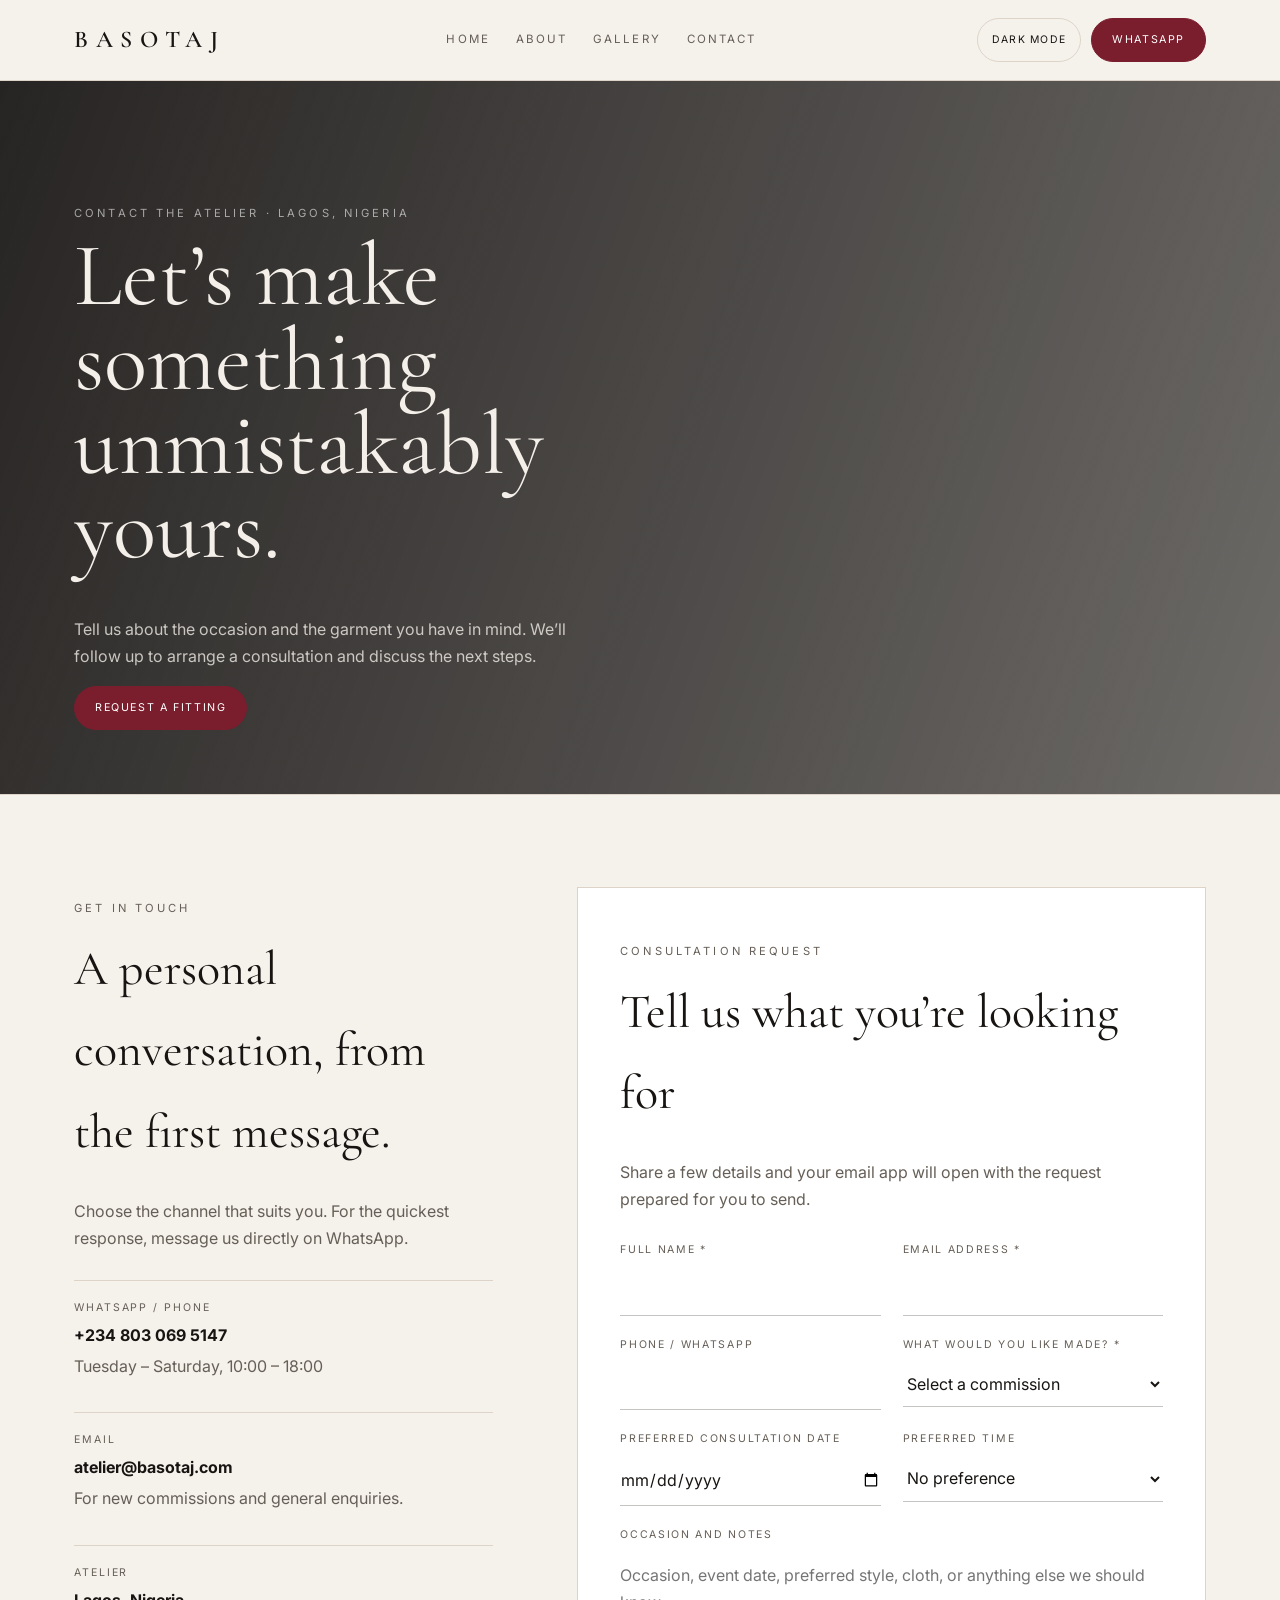
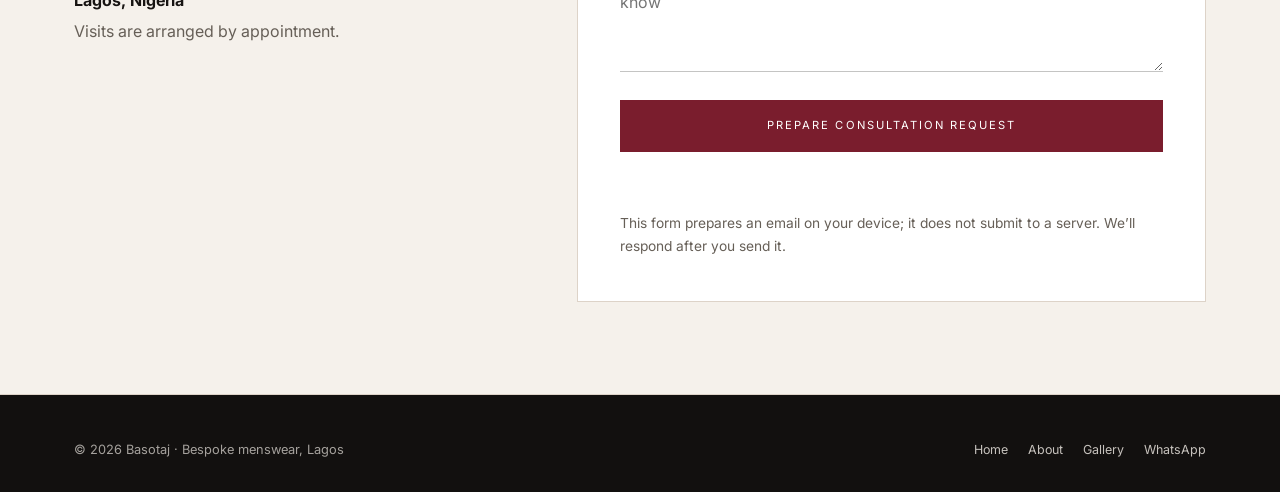
<file: contact.html>
<!doctype html>
<html lang="en">
  <head>
    <meta charset="utf-8" />
    <meta name="viewport" content="width=device-width, initial-scale=1" />
    <meta name="theme-color" content="#f5f1eb" />
    <title>Contact &amp; Book a Fitting | Basotaj</title>
    <meta
      name="description"
      content="Contact the Basotaj atelier in Lagos or request a bespoke tailoring consultation."
    />
    <link rel="preconnect" href="https://fonts.googleapis.com" />
    <link rel="preconnect" href="https://fonts.gstatic.com" crossorigin />
    <link
      href="https://fonts.googleapis.com/css2?family=Cormorant+Garamond:wght@300;400;600&family=Inter:wght@300;400;500;600;700&display=swap"
      rel="stylesheet"
    />
    <style>
      :root {
        --bg: #f5f1eb;
        --ink: #171412;
        --muted: #665f57;
        --panel: #fff;
        --line: #ddd3c8;
        --accent: #7a1d2d;
        --deep: #12100f;
        --on-deep: #f4efe9;
      }
      * {
        box-sizing: border-box;
      }
      html {
        scroll-behavior: smooth;
      }
      body {
        margin: 0;
        font-family: Inter, Arial, sans-serif;
        background: var(--bg);
        color: var(--ink);
        line-height: 1.7;
      }
      a {
        color: inherit;
        text-decoration: none;
      }
      h1,
      h2,
      h3 {
        margin: 0 0 0.5em;
        font-family: "Cormorant Garamond", Georgia, serif;
        font-weight: 400;
      }
      .wrap {
        max-width: 1180px;
        margin: 0 auto;
        padding: 0 24px;
      }
      .eyebrow {
        color: var(--muted);
        font-size: 0.7rem;
        letter-spacing: 0.28em;
        text-transform: uppercase;
      }
      header {
        position: sticky;
        top: 0;
        z-index: 20;
        background: rgba(245, 241, 235, 0.85);
        backdrop-filter: blur(8px);
        border-bottom: 1px solid var(--line);
      }
      nav {
        display: flex;
        align-items: center;
        justify-content: space-between;
        gap: 18px;
        padding: 18px 0;
      }
      .brand {
        font-family: "Cormorant Garamond", Georgia, serif;
        font-size: 1.5rem;
        letter-spacing: 0.32em;
        font-weight: 600;
      }
      .nav-links {
        display: flex;
        align-items: center;
        gap: 26px;
      }
      .nav-links a {
        color: var(--muted);
        font-size: 0.72rem;
        letter-spacing: 0.18em;
        text-transform: uppercase;
      }
      .nav-actions {
        display: flex;
        align-items: center;
        gap: 10px;
      }
      .btn {
        display: inline-flex;
        min-height: 44px;
        align-items: center;
        justify-content: center;
        padding: 0 20px;
        border: 1px solid var(--line);
        border-radius: 999px;
        font-size: 0.67rem;
        letter-spacing: 0.15em;
        text-transform: uppercase;
        cursor: pointer;
      }
      .btn.primary {
        background: var(--accent);
        color: #fff;
        border-color: var(--accent);
      }
      .hero {
        padding: clamp(64px, 10vw, 112px) 0 64px;
        color: var(--on-deep);
        background:
          linear-gradient(
            110deg,
            rgba(18, 16, 15, 0.91),
            rgba(18, 16, 15, 0.6)
          ),
          url("https://images.unsplash.com/photo-1507679799987-c73779587ccf?auto=format&fit=crop&w=1800&q=85")
            center 38% / cover no-repeat;
      }
      .hero h1 {
        max-width: 12ch;
        font-size: clamp(3rem, 7vw, 5.6rem);
        line-height: 0.94;
      }
      .hero p:not(.eyebrow) {
        max-width: 54ch;
        color: rgba(244, 239, 233, 0.78);
      }
      .hero .eyebrow {
        color: rgba(255, 255, 255, 0.58);
      }
      .contact-layout {
        display: grid;
        grid-template-columns: 0.8fr 1.2fr;
        gap: clamp(32px, 7vw, 84px);
        align-items: start;
      }
      section {
        padding: clamp(58px, 8vw, 92px) 0;
        border-bottom: 1px solid var(--line);
      }
      .contact-details {
        display: grid;
        gap: 14px;
        margin-top: 28px;
      }
      .detail {
        padding: 18px 0;
        border-top: 1px solid var(--line);
      }
      .detail-label {
        display: block;
        margin-bottom: 5px;
        color: var(--muted);
        font-size: 0.66rem;
        letter-spacing: 0.18em;
        text-transform: uppercase;
      }
      .detail strong {
        font-size: 1rem;
      }
      .detail p {
        margin: 4px 0 0;
        color: var(--muted);
      }
      .booking-card {
        padding: clamp(22px, 4vw, 42px);
        background: var(--panel);
        border: 1px solid var(--line);
      }
      .booking-card h2 {
        font-size: clamp(2.2rem, 4vw, 3rem);
      }
      form {
        display: grid;
        grid-template-columns: repeat(2, minmax(0, 1fr));
        gap: 20px 22px;
        margin-top: 28px;
      }
      label {
        display: block;
        margin-bottom: 8px;
        color: var(--muted);
        font-size: 0.66rem;
        letter-spacing: 0.16em;
        text-transform: uppercase;
      }
      input,
      select,
      textarea {
        width: 100%;
        min-height: 46px;
        padding: 10px 0;
        border: 0;
        border-bottom: 1px solid rgba(23, 20, 18, 0.25);
        border-radius: 0;
        background: transparent;
        color: var(--ink);
        font: inherit;
      }
      textarea {
        min-height: 120px;
        resize: vertical;
      }
      .full {
        grid-column: 1 / -1;
      }
      button.submit {
        width: 100%;
        min-height: 52px;
        grid-column: 1 / -1;
        border: 1px solid var(--accent);
        background: var(--accent);
        color: #fff;
        font: inherit;
        font-size: 0.7rem;
        letter-spacing: 0.18em;
        text-transform: uppercase;
        cursor: pointer;
        transition:
          background-color 180ms ease,
          transform 180ms ease;
      }
      button.submit:hover {
        background: #5d1522;
        transform: translateY(-1px);
      }
      .form-note {
        grid-column: 1 / -1;
        min-height: 1.5em;
        margin: 0;
        color: var(--muted);
      }
      .response-note {
        margin: 16px 0 0;
        color: var(--muted);
        font-size: 0.86rem;
      }
      footer {
        padding: 44px 0 32px;
        background: var(--deep);
        color: var(--on-deep);
      }
      .footer-row {
        display: flex;
        justify-content: space-between;
        gap: 24px;
        align-items: center;
      }
      .footer-row p {
        margin: 0;
        color: rgba(244, 239, 233, 0.65);
        font-size: 0.8rem;
      }
      .footer-links {
        display: flex;
        gap: 20px;
        flex-wrap: wrap;
        color: rgba(244, 239, 233, 0.8);
        font-size: 0.78rem;
      }
      @media (max-width: 820px) {
        .contact-layout {
          grid-template-columns: 1fr;
        }
        .nav-links {
          display: none;
        }
      }
      @media (max-width: 600px) {
        form {
          grid-template-columns: 1fr;
        }
        .footer-row {
          align-items: flex-start;
          flex-direction: column;
        }
      }
    </style>
    <link rel="stylesheet" href="site.css" />
    <script src="site.js" defer></script>
  </head>
  <body>
    <header>
      <div class="wrap">
        <nav>
          <a class="brand" href="index.html">BASOTAJ</a>
          <div class="nav-links" id="site-navigation" data-nav-links>
            <a href="index.html">Home</a>
            <a href="about.html">About</a>
            <a href="gallery.html">Gallery</a>
            <a href="contact.html" aria-current="page">Contact</a>
          </div>
          <div class="nav-actions">
            <button
              class="theme-btn"
              type="button"
              data-theme-toggle
              aria-label="Toggle color theme"
              aria-pressed="false"
            >
              Dark mode
            </button>
            <a
              class="btn primary"
              href="https://wa.me/2348030695147?text=Hello%20Basotaj%2C%20I%20would%20like%20to%20book%20a%20consultation."
              target="_blank"
              rel="noreferrer"
              >WhatsApp</a
            >
            <button
              class="btn menu-btn"
              type="button"
              data-menu-toggle
              aria-controls="site-navigation"
              aria-expanded="false"
            >
              Menu
            </button>
          </div>
        </nav>
      </div>
    </header>
    <main>
      <section class="hero">
        <div class="wrap">
          <p class="eyebrow">Contact the atelier · Lagos, Nigeria</p>
          <h1>Let’s make something unmistakably yours.</h1>
          <p>
            Tell us about the occasion and the garment you have in mind. We’ll
            follow up to arrange a consultation and discuss the next steps.
          </p>
          <a class="btn primary" href="#booking">Request a fitting</a>
        </div>
      </section>
      <section id="booking">
        <div class="wrap contact-layout">
          <aside>
            <p class="eyebrow">Get in touch</p>
            <h2 style="font-size: clamp(2.2rem, 4vw, 3rem)">
              A personal conversation, from the first message.
            </h2>
            <p style="color: var(--muted)">
              Choose the channel that suits you. For the quickest response,
              message us directly on WhatsApp.
            </p>
            <div class="contact-details">
              <div class="detail">
                <span class="detail-label">WhatsApp / Phone</span
                ><strong
                  ><a
                    href="https://wa.me/2348030695147"
                    target="_blank"
                    rel="noreferrer"
                    >+234 803 069 5147</a
                  ></strong
                >
                <p>Tuesday – Saturday, 10:00 – 18:00</p>
              </div>
              <div class="detail">
                <span class="detail-label">Email</span
                ><strong
                  ><a href="mailto:atelier@basotaj.com"
                    >atelier@basotaj.com</a
                  ></strong
                >
                <p>For new commissions and general enquiries.</p>
              </div>
              <div class="detail">
                <span class="detail-label">Atelier</span
                ><strong>Lagos, Nigeria</strong>
                <p>Visits are arranged by appointment.</p>
              </div>
            </div>
          </aside>
          <div class="booking-card">
            <p class="eyebrow">Consultation request</p>
            <h2>Tell us what you’re looking for</h2>
            <p style="color: var(--muted); margin-bottom: 0">
              Share a few details and your email app will open with the request
              prepared for you to send.
            </p>
            <form id="booking-form">
              <div>
                <label for="name">Full name *</label
                ><input id="name" name="name" autocomplete="name" required />
              </div>
              <div>
                <label for="email">Email address *</label
                ><input
                  id="email"
                  name="email"
                  type="email"
                  autocomplete="email"
                  required
                />
              </div>
              <div>
                <label for="phone">Phone / WhatsApp</label
                ><input id="phone" name="phone" type="tel" autocomplete="tel" />
              </div>
              <div>
                <label for="commission">What would you like made? *</label
                ><select id="commission" name="commission" required>
                  <option value="" disabled selected>
                    Select a commission
                  </option>
                  <option>Two-piece suit</option>
                  <option>Three-piece suit</option>
                  <option>Agbada / ceremonial wear</option>
                  <option>Jacket or trousers</option>
                  <option>Shirting</option>
                  <option>Other / not sure yet</option>
                </select>
              </div>
              <div>
                <label for="date">Preferred consultation date</label
                ><input id="date" name="date" type="date" />
              </div>
              <div>
                <label for="time">Preferred time</label
                ><select id="time" name="time">
                  <option value="">No preference</option>
                  <option>10:00–12:00</option>
                  <option>12:00–14:00</option>
                  <option>14:00–16:00</option>
                  <option>16:00–18:00</option>
                </select>
              </div>
              <div class="full">
                <label for="notes">Occasion and notes</label
                ><textarea
                  id="notes"
                  name="notes"
                  placeholder="Occasion, event date, preferred style, cloth, or anything else we should know"
                ></textarea>
              </div>
              <button class="submit" type="submit">
                Prepare consultation request
              </button>
              <p class="form-note" id="form-note" aria-live="polite"></p>
            </form>
            <p class="response-note">
              This form prepares an email on your device; it does not submit to
              a server. We’ll respond after you send it.
            </p>
          </div>
        </div>
      </section>
    </main>
    <footer>
      <div class="wrap footer-row">
        <p>© 2026 Basotaj · Bespoke menswear, Lagos</p>
        <div class="footer-links">
          <a href="index.html">Home</a><a href="about.html">About</a
          ><a href="gallery.html">Gallery</a
          ><a
            href="https://wa.me/2348030695147"
            target="_blank"
            rel="noreferrer"
            >WhatsApp</a
          >
        </div>
      </div>
    </footer>
    <script>
      const bookingForm = document.getElementById("booking-form");
      const bookingNote = document.getElementById("form-note");
      const preferredDate = document.getElementById("date");
      preferredDate.min = new Date().toISOString().slice(0, 10);
      bookingForm.addEventListener("submit", (event) => {
        event.preventDefault();
        const data = new FormData(bookingForm);
        const subject = encodeURIComponent(
          "Basotaj consultation request — " + data.get("commission"),
        );
        const body = encodeURIComponent(
          "Hello Basotaj,\n\nI would like to request a consultation.\n\nName: " +
            data.get("name") +
            "\nEmail: " +
            data.get("email") +
            (data.get("phone")
              ? "\nPhone / WhatsApp: " + data.get("phone")
              : "") +
            "\nCommission: " +
            data.get("commission") +
            (data.get("date") ? "\nPreferred date: " + data.get("date") : "") +
            (data.get("time") ? "\nPreferred time: " + data.get("time") : "") +
            "\n\nNotes:\n" +
            (data.get("notes") || "No additional notes."),
        );
        bookingNote.textContent =
          "Your email app is opening with your consultation request ready to send.";
        window.location.href =
          "mailto:atelier@basotaj.com?subject=" + subject + "&body=" + body;
      });
    </script>
  </body>
</html>
</file>
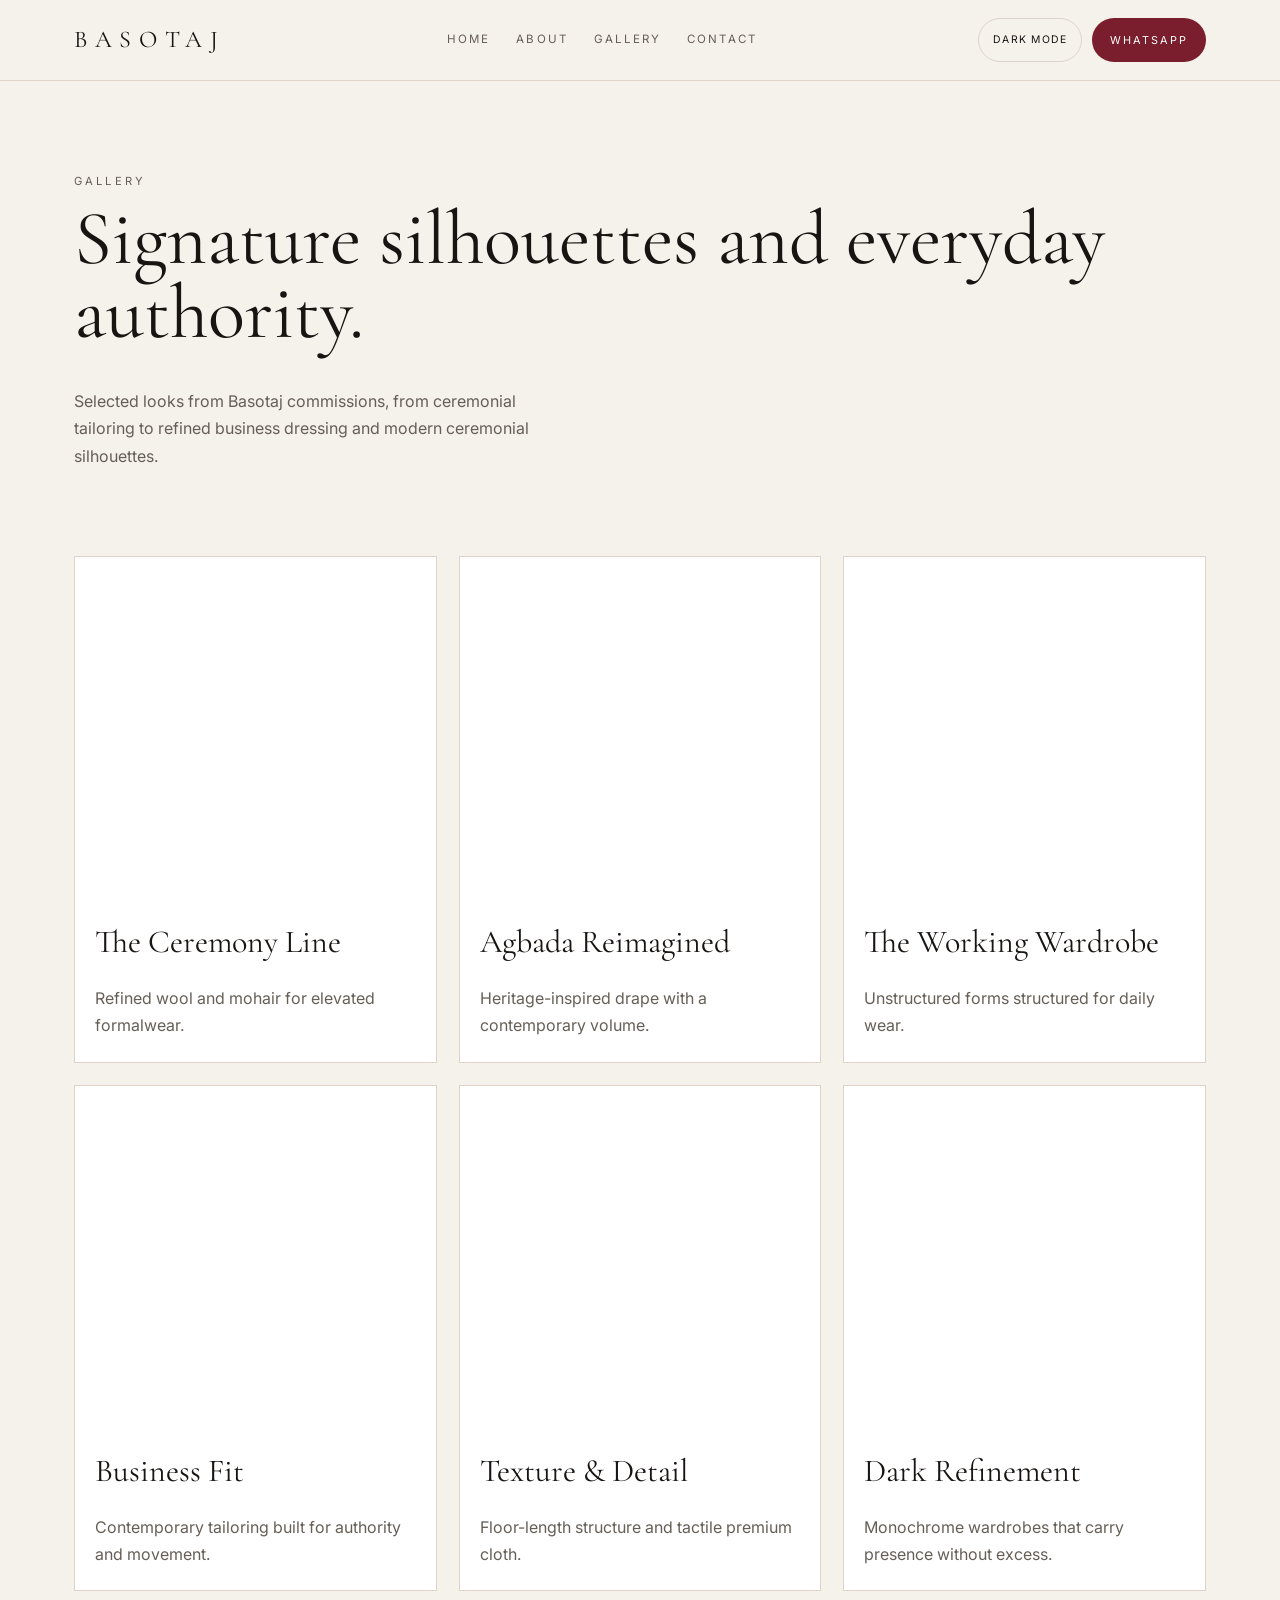
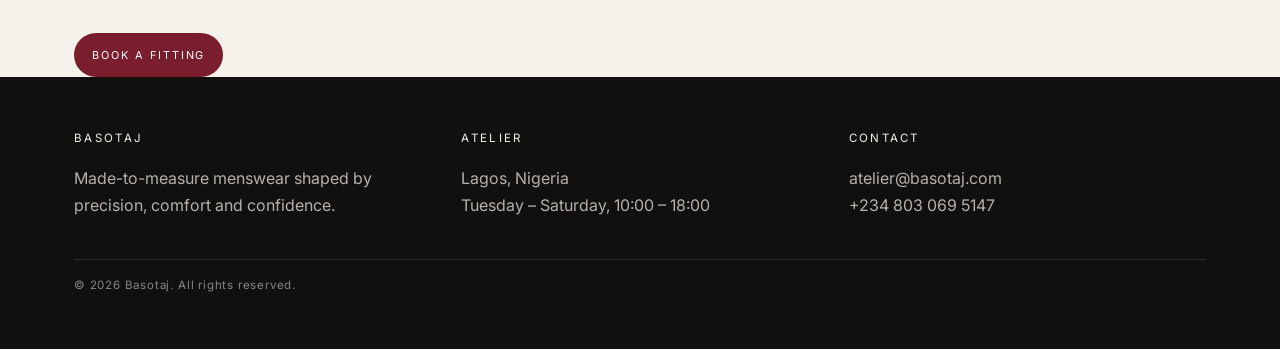
<file: gallery.html>
<!doctype html>
<html lang="en">
  <head>
    <meta charset="utf-8" />
    <meta name="viewport" content="width=device-width, initial-scale=1" />
    <title>Gallery | Basotaj</title>
    <link rel="preconnect" href="https://fonts.googleapis.com" />
    <link rel="preconnect" href="https://fonts.gstatic.com" crossorigin />
    <link
      href="https://fonts.googleapis.com/css2?family=Cormorant+Garamond:wght@300;400;600&family=Inter:wght@300;400;500;600;700&display=swap"
      rel="stylesheet"
    />
    <style>
      :root {
        --bg: #f5f1eb;
        --ink: #171412;
        --muted: #665f57;
        --panel: #fff;
        --line: #ddd3c8;
        --accent: #7a1d2d;
        --deep: #12100f;
        --on-deep: #f4efe9;
      }
      * {
        box-sizing: border-box;
      }
      body {
        margin: 0;
        font-family: Inter, Arial, sans-serif;
        background: var(--bg);
        color: var(--ink);
        line-height: 1.7;
      }
      a {
        color: inherit;
        text-decoration: none;
      }
      img {
        display: block;
        max-width: 100%;
      }
      h1,
      h2,
      h3 {
        font-family: "Cormorant Garamond", Georgia, serif;
        font-weight: 400;
        margin: 0 0 0.5em;
      }
      .wrap {
        max-width: 1180px;
        margin: 0 auto;
        padding: 0 24px;
      }
      .eyebrow {
        font-size: 0.7rem;
        letter-spacing: 0.28em;
        text-transform: uppercase;
        color: var(--muted);
      }
      header {
        position: sticky;
        top: 0;
        z-index: 20;
        background: rgba(245, 241, 235, 0.85);
        backdrop-filter: blur(8px);
        border-bottom: 1px solid var(--line);
      }
      nav {
        display: flex;
        align-items: center;
        justify-content: space-between;
        padding: 18px 0;
      }
      .brand {
        font-family: "Cormorant Garamond", Georgia, serif;
        letter-spacing: 0.32em;
        font-size: 1.5rem;
      }
      .nav-links {
        display: flex;
        gap: 26px;
      }
      .nav-links a {
        color: var(--muted);
        font-size: 0.72rem;
        letter-spacing: 0.18em;
        text-transform: uppercase;
      }
      .btn {
        display: inline-flex;
        align-items: center;
        justify-content: center;
        min-height: 44px;
        padding: 0 18px;
        border-radius: 999px;
        font-size: 0.68rem;
        letter-spacing: 0.18em;
        text-transform: uppercase;
      }
      .btn.primary {
        background: var(--accent);
        color: #fff;
      }
      .hero {
        padding: 80px 0 70px;
      }
      .hero h1 {
        font-size: clamp(2.8rem, 6vw, 5rem);
        line-height: 0.96;
      }
      .hero p {
        color: var(--muted);
        max-width: 48ch;
      }
      .gallery-grid {
        display: grid;
        grid-template-columns: repeat(3, 1fr);
        gap: 22px;
      }
      .gallery-item {
        border: 1px solid var(--line);
        background: var(--panel);
      }
      .gallery-image {
        min-height: 340px;
        background-size: cover;
        background-position: center;
        background-repeat: no-repeat;
      }
      .gallery-copy {
        padding: 18px 20px 22px;
      }
      .gallery-copy h3 {
        font-size: 2rem;
      }
      .gallery-copy p {
        margin: 0;
        color: var(--muted);
      }
      .g1 {
        background-image: url("https://images.unsplash.com/photo-1515886657613-9f3515b0c78f?auto=format&fit=crop&w=1200&q=80");
      }
      .g2 {
        background-image: url("https://images.unsplash.com/photo-1524504388940-b1c1722653e1?auto=format&fit=crop&w=1200&q=80");
      }
      .g3 {
        background-image: url("https://images.unsplash.com/photo-1507679799987-c73779587ccf?auto=format&fit=crop&w=1200&q=80");
      }
      .g4 {
        background-image: url("https://images.unsplash.com/photo-1521572267360-ee0c2909d518?auto=format&fit=crop&w=1200&q=80");
      }
      .g5 {
        background-image: url("https://images.unsplash.com/photo-1483985988355-763728e1935b?auto=format&fit=crop&w=1200&q=80");
      }
      .g6 {
        background-image: url("https://images.unsplash.com/photo-1504593811423-6dd665756598?auto=format&fit=crop&w=1200&q=80");
      }
      .cta {
        margin-top: 42px;
      }
      footer {
        background: var(--deep);
        color: var(--on-deep);
        padding: 52px 0 42px;
      }
      .footer-grid {
        display: grid;
        grid-template-columns: repeat(3, minmax(0, 1fr));
        gap: 30px;
      }
      .footer-grid h3 {
        font-family: Inter, Arial, sans-serif;
        font-size: 0.72rem;
        letter-spacing: 0.2em;
        text-transform: uppercase;
        margin-bottom: 16px;
      }
      .footer-grid p,
      .footer-grid a {
        color: rgba(244, 239, 233, 0.72);
      }
      .footer-rule {
        height: 1px;
        background: rgba(255, 255, 255, 0.12);
        margin: 24px 0 16px;
      }
      .fine {
        color: rgba(244, 239, 233, 0.52);
        font-size: 0.72rem;
        letter-spacing: 0.07em;
      }
      @media (max-width: 820px) {
        .nav-links,
        .gallery-grid,
        .footer-grid {
          grid-template-columns: 1fr;
          display: grid;
        }
        .nav-links {
          display: none;
        }
      }
    </style>
    <link rel="stylesheet" href="site.css" />
    <script src="site.js" defer></script>
  </head>
  <body>
    <header>
      <div class="wrap">
        <nav>
          <a class="brand" href="index.html">BASOTAJ</a>
          <div class="nav-links" id="site-navigation" data-nav-links>
            <a href="index.html">Home</a>
            <a href="about.html">About</a>
            <a href="gallery.html">Gallery</a>
            <a href="contact.html">Contact</a>
          </div>
          <div class="nav-actions">
            <button
              class="theme-btn"
              type="button"
              data-theme-toggle
              aria-label="Toggle color theme"
              aria-pressed="false"
            >
              Dark mode
            </button>
            <a
              class="btn primary"
              href="https://wa.me/2348030695147"
              target="_blank"
              rel="noreferrer"
              >WhatsApp</a
            >
            <button
              class="btn menu-btn"
              type="button"
              data-menu-toggle
              aria-controls="site-navigation"
              aria-expanded="false"
            >
              Menu
            </button>
          </div>
        </nav>
      </div>
    </header>

    <main>
      <section class="hero">
        <div class="wrap">
          <p class="eyebrow">Gallery</p>
          <h1>Signature silhouettes and everyday authority.</h1>
          <p>
            Selected looks from Basotaj commissions, from ceremonial tailoring
            to refined business dressing and modern ceremonial silhouettes.
          </p>
        </div>
      </section>

      <section>
        <div class="wrap gallery-grid">
          <article class="gallery-item">
            <div class="gallery-image g1"></div>
            <div class="gallery-copy">
              <h3>The Ceremony Line</h3>
              <p>Refined wool and mohair for elevated formalwear.</p>
            </div>
          </article>
          <article class="gallery-item">
            <div class="gallery-image g2"></div>
            <div class="gallery-copy">
              <h3>Agbada Reimagined</h3>
              <p>Heritage-inspired drape with a contemporary volume.</p>
            </div>
          </article>
          <article class="gallery-item">
            <div class="gallery-image g3"></div>
            <div class="gallery-copy">
              <h3>The Working Wardrobe</h3>
              <p>Unstructured forms structured for daily wear.</p>
            </div>
          </article>
          <article class="gallery-item">
            <div class="gallery-image g4"></div>
            <div class="gallery-copy">
              <h3>Business Fit</h3>
              <p>Contemporary tailoring built for authority and movement.</p>
            </div>
          </article>
          <article class="gallery-item">
            <div class="gallery-image g5"></div>
            <div class="gallery-copy">
              <h3>Texture &amp; Detail</h3>
              <p>Floor-length structure and tactile premium cloth.</p>
            </div>
          </article>
          <article class="gallery-item">
            <div class="gallery-image g6"></div>
            <div class="gallery-copy">
              <h3>Dark Refinement</h3>
              <p>Monochrome wardrobes that carry presence without excess.</p>
            </div>
          </article>
        </div>
      </section>

      <div class="wrap cta">
        <a class="btn primary" href="contact.html#booking">Book a fitting</a>
      </div>
    </main>

    <footer>
      <div class="wrap">
        <div class="footer-grid">
          <div>
            <h3>Basotaj</h3>
            <p>
              Made-to-measure menswear shaped by precision, comfort and
              confidence.
            </p>
          </div>
          <div>
            <h3>Atelier</h3>
            <p>Lagos, Nigeria<br />Tuesday – Saturday, 10:00 – 18:00</p>
          </div>
          <div>
            <h3>Contact</h3>
            <p>
              <a href="mailto:atelier@basotaj.com">atelier@basotaj.com</a
              ><br /><a href="tel:+2348030695147">+234 803 069 5147</a>
            </p>
          </div>
        </div>
        <div class="footer-rule"></div>
        <p class="fine">© 2026 Basotaj. All rights reserved.</p>
      </div>
    </footer>
  </body>
</html>
</file>
<file: site.css>
/* Shared theme, navigation, and interaction polish for every Basotaj page. */
:root {
  color-scheme: light;
}
body {
  transition:
    background-color 220ms ease,
    color 220ms ease;
}
body[data-theme="dark"] {
  color-scheme: dark;
  --bg: #171513;
  --ink: #f2ece5;
  --muted: #b8ada2;
  --panel: #211e1b;
  --line: #403832;
}
body[data-theme="dark"] header {
  background: rgba(23, 21, 19, 0.9);
  border-bottom-color: var(--line);
}
body[data-theme="dark"] input,
body[data-theme="dark"] select,
body[data-theme="dark"] textarea {
  color: var(--ink);
  border-color: rgba(242, 236, 229, 0.32);
}
body[data-theme="dark"] select option {
  background: var(--panel);
  color: var(--ink);
}
body[data-theme="dark"] .card,
body[data-theme="dark"] .gallery-item,
body[data-theme="dark"] .value,
body[data-theme="dark"] .contact-card {
  box-shadow: 0 12px 35px rgba(0, 0, 0, 0.16);
}
nav {
  position: relative;
}
.nav-actions {
  display: flex;
  align-items: center;
  gap: 10px;
}
.theme-btn,
.menu-btn {
  font: inherit;
  cursor: pointer;
}
.theme-btn {
  min-height: 44px;
  padding: 0 14px;
  border: 1px solid var(--line);
  border-radius: 999px;
  background: transparent;
  color: var(--ink);
  font-size: 0.65rem;
  letter-spacing: 0.12em;
  text-transform: uppercase;
  transition:
    background-color 180ms ease,
    color 180ms ease,
    border-color 180ms ease;
}
.theme-btn:hover,
.theme-btn:focus-visible {
  border-color: var(--accent);
}
.menu-btn {
  display: none;
  transition: none;
}
.menu-btn:hover {
  transform: none;
}
.nav-links a,
.btn,
.contact-card,
.gallery-item,
.card,
.value {
  transition:
    color 180ms ease,
    background-color 180ms ease,
    border-color 180ms ease,
    transform 220ms ease;
}
button.menu-btn,
button.menu-btn:hover {
  transform: none;
  transition: none;
}
:focus-visible {
  outline: 2px solid var(--accent);
  outline-offset: 4px;
}
@media (max-width: 820px) {
  nav {
    flex-wrap: wrap;
  }
  .menu-btn {
    display: inline-flex;
  }
  .nav-links,
  .nav-links.is-open {
    position: absolute;
    top: calc(100% + 1px);
    left: -24px;
    right: -24px;
    z-index: 30;
    display: flex;
    flex-direction: column;
    align-items: stretch;
    gap: 0;
    padding: 8px 24px 16px;
    background: var(--bg);
    border: 1px solid var(--line);
    border-top: 0;
    box-shadow: 0 18px 28px rgba(0, 0, 0, 0.12);
  }
  .nav-links:not(.is-open) {
    display: none;
  }
  .nav-links a {
    padding: 13px 4px;
    border-bottom: 1px solid var(--line);
  }
  .nav-links a:last-child {
    border-bottom: 0;
  }
  .nav-actions {
    margin-left: auto;
  }
}
@media (max-width: 480px) {
  .theme-btn {
    min-height: 40px;
    padding: 0 10px;
    font-size: 0.58rem;
    letter-spacing: 0.08em;
  }
  .nav-actions > .btn:not(.menu-btn) {
    display: none;
  }
}
@media (prefers-reduced-motion: reduce) {
  *,
  *::before,
  *::after {
    scroll-behavior: auto !important;
    transition-duration: 0.01ms !important;
    animation-duration: 0.01ms !important;
  }
}
</file>
